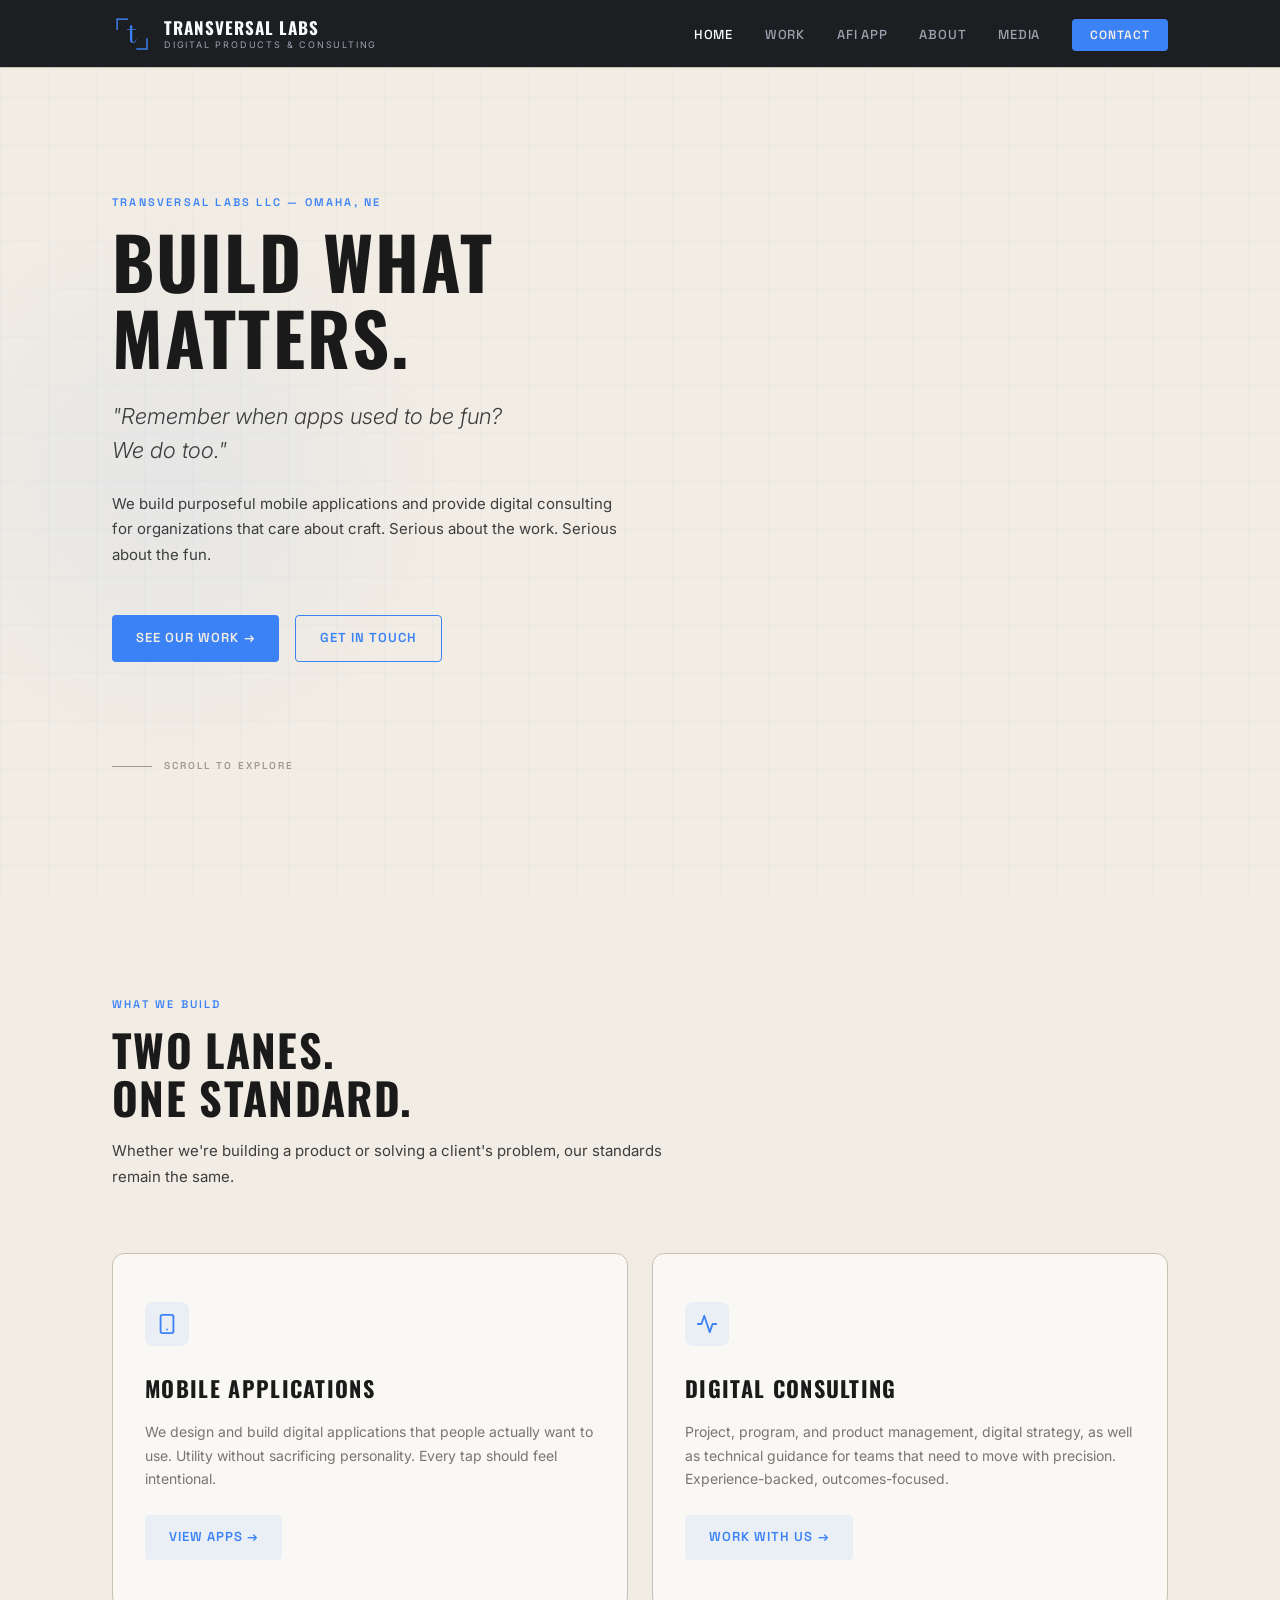
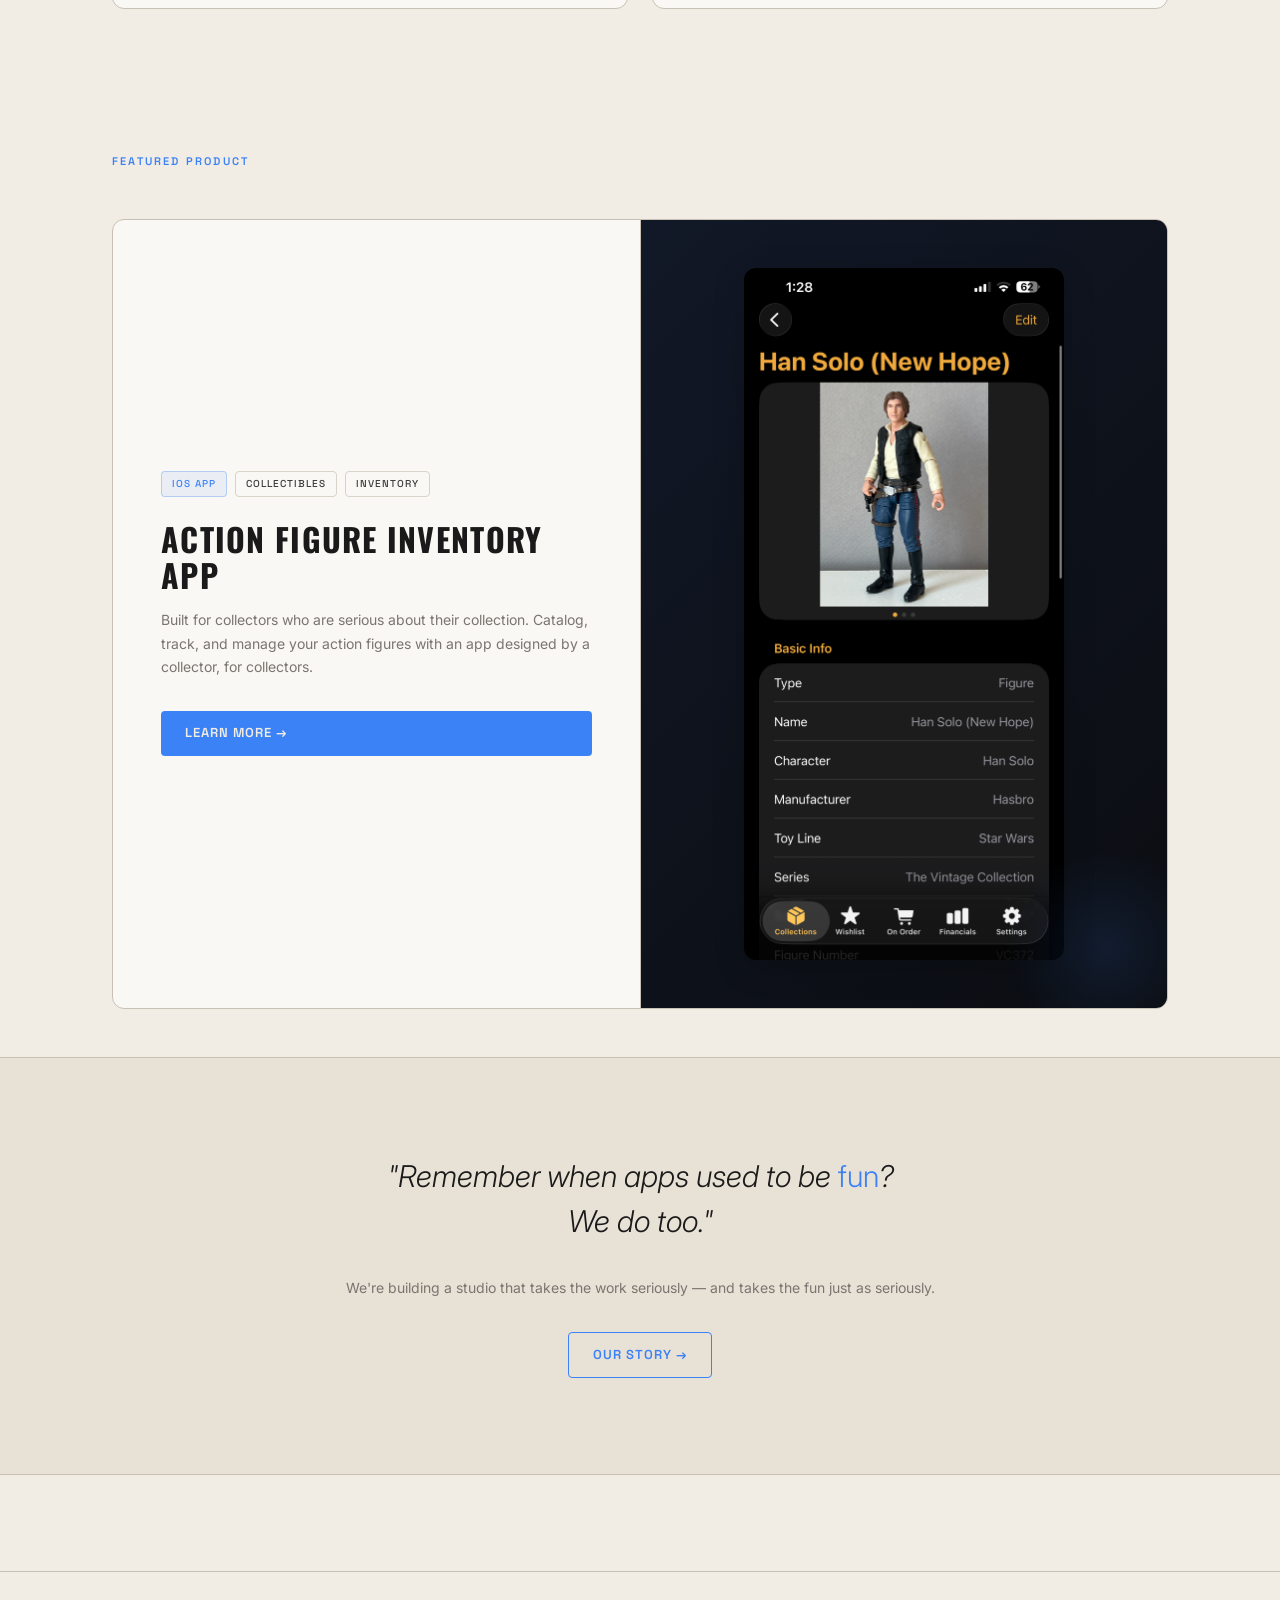
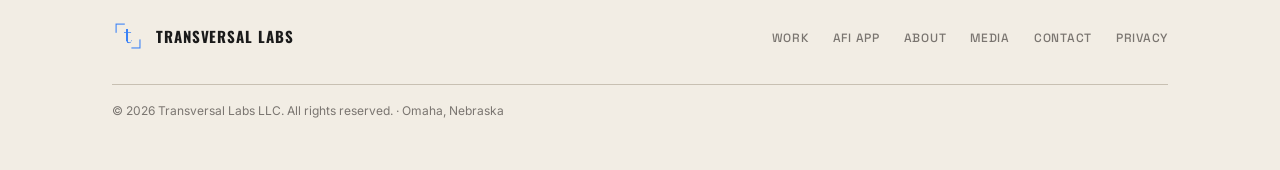
<file: index.html>
<!DOCTYPE html>
<html lang="en">
<head>
  <meta charset="UTF-8" />
  <meta name="viewport" content="width=device-width, initial-scale=1.0" />
  <meta name="description" content="Transversal Labs — Mobile apps and digital consulting. Remember when apps used to be fun? We do too." />
  <title>Transversal Labs — Digital Products &amp; Consulting</title>
  <link rel="stylesheet" href="styles.css" />
  <style>
    /* ── Page-specific styles ── */

    /* Hero */
    .hero {
      min-height: 100vh;
      display: flex;
      align-items: center;
      padding-top: var(--nav-height);
      position: relative;
      overflow: hidden;
    }

    /* Subtle grid background */
    .hero::before {
      content: '';
      position: absolute;
      inset: 0;
      background-image:
        linear-gradient(rgba(59,130,246,0.04) 1px, transparent 1px),
        linear-gradient(90deg, rgba(59,130,246,0.04) 1px, transparent 1px);
      background-size: 48px 48px;
      pointer-events: none;
    }

    /* Blue glow behind hero text */
    .hero::after {
      content: '';
      position: absolute;
      top: 20%;
      left: -10%;
      width: 600px;
      height: 600px;
      background: radial-gradient(circle, rgba(59,130,246,0.07) 0%, transparent 70%);
      pointer-events: none;
    }

    .hero__inner {
      position: relative;
      z-index: 1;
      padding: var(--space-9) 0;
    }

    .hero__tagline {
      font-family: var(--font-body);
      font-size: clamp(17px, 2.2vw, 22px);
      font-style: italic;
      font-weight: 300;
      color: var(--color-text-secondary);
      line-height: 1.55;
      margin-top: var(--space-5);
      max-width: 600px;
    }

    .hero__body {
      max-width: 520px;
      margin-top: var(--space-5);
    }

    .hero__actions {
      display: flex;
      gap: var(--space-4);
      margin-top: var(--space-7);
      flex-wrap: wrap;
    }

    .hero__scroll {
      display: flex;
      align-items: center;
      gap: var(--space-3);
      margin-top: var(--space-9);
      font-family: var(--font-ui);
      font-size: 10px;
      font-weight: 600;
      letter-spacing: 0.2em;
      text-transform: uppercase;
      color: var(--color-text-faint);
    }

    .hero__scroll-line {
      width: 40px;
      height: 1px;
      background: var(--color-text-faint);
    }

    /* What we build */
    .lanes {
      display: grid;
      grid-template-columns: 1fr 1fr;
      gap: var(--space-5);
      margin-top: var(--space-7);
    }

    .lane {
      background: var(--color-bg-card);
      border: 1px solid var(--color-border);
      border-radius: var(--radius-lg);
      padding: var(--space-7) var(--space-6);
      transition: border-color var(--transition), transform var(--transition);
    }

    .lane:hover {
      border-color: rgba(59,130,246,0.3);
      transform: translateY(-3px);
    }

    .lane__icon {
      width: 44px;
      height: 44px;
      background: var(--color-accent-ghost);
      border-radius: var(--radius-md);
      display: flex;
      align-items: center;
      justify-content: center;
      margin-bottom: var(--space-5);
    }

    .lane__title {
      font-family: var(--font-display);
      font-size: 22px;
      font-weight: 700;
      letter-spacing: 0.06em;
      text-transform: uppercase;
      color: var(--color-text-primary);
      margin-bottom: var(--space-3);
    }

    .lane__body {
      font-size: 14px;
      color: var(--color-text-muted);
      line-height: 1.7;
      margin-bottom: var(--space-5);
    }

    /* Featured app */
    .app-feature {
      background: var(--color-bg-card);
      border: 1px solid var(--color-border);
      border-radius: var(--radius-lg);
      overflow: hidden;
      display: grid;
      grid-template-columns: 1fr 1fr;
      margin-top: var(--space-7);
    }

    .app-feature__content {
      padding: var(--space-8) var(--space-7);
      display: flex;
      flex-direction: column;
      justify-content: center;
    }

    .app-feature__visual {
      background: linear-gradient(135deg, #111827 0%, #0B0D11 100%);
      border-left: 1px solid var(--color-border);
      display: flex;
      align-items: center;
      justify-content: center;
      padding: var(--space-7);
      min-height: 360px;
      position: relative;
      overflow: hidden;
    }

    /* Placeholder phone mockup */
    .phone-mock {
      width: 160px;
      height: 280px;
      background: #1A1E28;
      border-radius: 24px;
      border: 2px solid var(--color-border-light);
      position: relative;
      display: flex;
      flex-direction: column;
      overflow: hidden;
      box-shadow: 0 32px 64px rgba(0,0,0,0.5), 0 0 0 1px rgba(255,255,255,0.04);
    }

    .phone-mock__notch {
      width: 60px;
      height: 6px;
      background: var(--color-border-light);
      border-radius: 3px;
      margin: 12px auto 0;
    }

    .phone-mock__screen {
      flex: 1;
      padding: 14px 12px;
      display: flex;
      flex-direction: column;
      gap: 8px;
    }

    .phone-mock__bar {
      height: 8px;
      background: var(--color-border-light);
      border-radius: 4px;
    }

    .phone-mock__bar--short { width: 60%; }
    .phone-mock__bar--accent { background: rgba(59,130,246,0.4); width: 80%; }

    .phone-mock__card {
      background: var(--color-border);
      border-radius: 8px;
      height: 48px;
      margin-top: 4px;
      display: flex;
      align-items: center;
      padding: 0 10px;
      gap: 8px;
    }

    .phone-mock__dot {
      width: 24px;
      height: 24px;
      border-radius: 6px;
      background: var(--color-accent-ghost);
      flex-shrink: 0;
    }

    .phone-mock__lines {
      display: flex;
      flex-direction: column;
      gap: 4px;
      flex: 1;
    }

    .phone-mock__line {
      height: 5px;
      background: var(--color-border-light);
      border-radius: 3px;
    }

    .phone-mock__line--short { width: 60%; }

    .app-feature__visual::before {
      content: '';
      position: absolute;
      bottom: -40px;
      right: -40px;
      width: 200px;
      height: 200px;
      background: radial-gradient(circle, rgba(59,130,246,0.12) 0%, transparent 70%);
    }

    .app-feature__tags {
      display: flex;
      gap: var(--space-2);
      flex-wrap: wrap;
      margin-bottom: var(--space-5);
    }

    .app-feature__title {
      font-family: var(--font-display);
      font-size: clamp(22px, 3vw, 32px);
      font-weight: 700;
      letter-spacing: 0.04em;
      text-transform: uppercase;
      color: var(--color-text-primary);
      line-height: 1.1;
      margin-bottom: var(--space-4);
    }

    .app-feature__body {
      font-size: 14px;
      color: var(--color-text-muted);
      line-height: 1.7;
      margin-bottom: var(--space-6);
    }

    /* Philosophy / CTA band */
    .band {
      background: var(--color-bg-secondary);
      border-top: 1px solid var(--color-border);
      border-bottom: 1px solid var(--color-border);
      padding: var(--space-9) 0;
      text-align: center;
    }

    .band__quote {
      font-family: var(--font-body);
      font-size: clamp(20px, 3vw, 30px);
      font-style: italic;
      font-weight: 300;
      color: var(--color-text-primary);
      line-height: 1.5;
      max-width: 700px;
      margin: 0 auto var(--space-6);
    }

    .band__quote em {
      color: var(--color-accent);
      font-style: normal;
    }

    @media (max-width: 768px) {
      .lanes { grid-template-columns: 1fr; }
      .app-feature { grid-template-columns: 1fr; }
      .app-feature__visual { min-height: 220px; }
      .hero__actions { flex-direction: column; }
    }
  </style>
</head>
<body>

  <!-- ── Navigation ── -->
  <nav class="nav">
    <div class="nav__inner">
      <a href="index.html" class="nav__logo">
        <img src="images/TL-logo-transparent.png" alt="Transversal Labs" class="nav__logo-img" />
        <div class="nav__logo-text">
          <span class="nav__logo-name">Transversal Labs</span>
          <span class="nav__logo-sub">Digital Products &amp; Consulting</span>
        </div>
      </a>

      <ul class="nav__links" id="nav-links">
        <li><a href="index.html" class="nav__link active">Home</a></li>
        <li><a href="work.html" class="nav__link">Work</a></li>
        <li><a href="afi.html" class="nav__link">AFI App</a></li>
        <li><a href="about.html" class="nav__link">About</a></li>
        <li><a href="media.html" class="nav__link">Media</a></li>
        <li><a href="contact.html" class="nav__link nav__cta">Contact</a></li>
      </ul>

      <button class="nav__toggle" id="nav-toggle" aria-label="Toggle menu">
        <span></span><span></span><span></span>
      </button>
    </div>
  </nav>

  <!-- ── Hero ── -->
  <section class="hero">
    <div class="container">
      <div class="hero__inner">
        <span class="eyebrow">Transversal Labs LLC — Omaha, NE</span>
        <h1>Build What<br>Matters.</h1>
        <p class="hero__tagline">"Remember when apps used to be fun?<br>We do too."</p>
        <p class="hero__body">We build purposeful mobile applications and provide digital consulting for organizations that care about craft. Serious about the work. Serious about the fun.</p>
        <div class="hero__actions">
          <a href="work.html" class="btn btn--primary">See Our Work →</a>
          <a href="contact.html" class="btn btn--outline">Get In Touch</a>
        </div>
        <div class="hero__scroll">
          <span class="hero__scroll-line"></span>
          Scroll to explore
        </div>
      </div>
    </div>
  </section>

  <!-- ── What We Build ── -->
  <section class="section">
    <div class="container">
      <div class="section-header">
        <span class="eyebrow">What We Build</span>
        <h2>Two Lanes.<br>One Standard.</h2>
        <p>Whether we're building a product or solving a client's problem, our standards remain the same.</p>
      </div>
      <div class="lanes">
        <div class="lane">
          <div class="lane__icon">
            <svg width="22" height="22" viewBox="0 0 24 24" fill="none" stroke="#3B82F6" stroke-width="2" stroke-linecap="round" stroke-linejoin="round">
              <rect x="5" y="2" width="14" height="20" rx="2" ry="2"/>
              <line x1="12" y1="18" x2="12.01" y2="18"/>
            </svg>
          </div>
          <p class="lane__title">Mobile Applications</p>
          <p class="lane__body">We design and build digital applications that people actually want to use. Utility without sacrificing personality. Every tap should feel intentional.</p>
          <a href="work.html" class="btn btn--ghost">View Apps →</a>
        </div>
        <div class="lane">
          <div class="lane__icon">
            <svg width="22" height="22" viewBox="0 0 24 24" fill="none" stroke="#3B82F6" stroke-width="2" stroke-linecap="round" stroke-linejoin="round">
              <polyline points="22 12 18 12 15 21 9 3 6 12 2 12"/>
            </svg>
          </div>
          <p class="lane__title">Digital Consulting</p>
          <p class="lane__body">Project, program, and product management, digital strategy, as well as technical guidance for teams that need to move with precision. Experience-backed, outcomes-focused.</p>
          <a href="contact.html" class="btn btn--ghost">Work With Us →</a>
        </div>
      </div>
    </div>
  </section>

  <!-- ── Featured App ── -->
  <section class="section--sm">
    <div class="container">
      <span class="eyebrow">Featured Product</span>
      <div class="app-feature">
        <div class="app-feature__content">
          <div class="app-feature__tags">
            <span class="tag tag--accent">iOS App</span>
            <span class="tag">Collectibles</span>
            <span class="tag">Inventory</span>
          </div>
          <h2 class="app-feature__title">Action Figure Inventory App</h2>
          <p class="app-feature__body">Built for collectors who are serious about their collection. Catalog, track, and manage your action figures with an app designed by a collector, for collectors.</p>
          <a href="afi.html" class="btn btn--primary">Learn More →</a>
        </div>
        <div class="app-feature__visual">
          <img
            src="images/Solo_Home_index.png"
            alt="Action Figure Inventory app — figure detail screen"
            style="
              width: 100%;
              max-width: 320px;
              border-radius: var(--radius-lg);
              display: block;
              margin: 0 auto;
              box-shadow: 0 8px 32px rgba(0,0,0,0.18);
            "
          />
        </div>
              </div>
            </div>
          </div>
        </div>
      </div>
    </div>
  </section>

  <!-- ── Philosophy Band ── -->
  <section class="band">
    <div class="container">
      <p class="band__quote">"Remember when apps used to be <em>fun</em>?<br>We do too."</p>
      <p style="color: var(--color-text-muted); font-size: 14px; margin-bottom: var(--space-6);">We're building a studio that takes the work seriously — and takes the fun just as seriously.</p>
      <a href="about.html" class="btn btn--outline">Our Story →</a>
    </div>
  </section>

  <!-- ── Footer ── -->
  <footer class="footer">
    <div class="container">
      <div class="footer__inner">
        <div class="footer__logo">
          <img src="images/TL-logo-transparent.png" alt="Transversal Labs" style="width:32px; height:32px;" />
          <span class="footer__name">Transversal Labs</span>
        </div>
        <ul class="footer__links">
          <li><a href="work.html" class="footer__link">Work</a></li>
          <li><a href="afi.html" class="footer__link">AFI App</a></li>
          <li><a href="about.html" class="footer__link">About</a></li>
          <li><a href="media.html" class="footer__link">Media</a></li>
          <li><a href="contact.html" class="footer__link">Contact</a></li>
          <li><a href="privacy.html" Class="footer__link">Privacy</a></li>
        </ul>
        <p class="footer__copy">© 2026 Transversal Labs LLC. All rights reserved. · Omaha, Nebraska</p>
      </div>
    </div>
  </footer>

  <script>
    // Mobile nav toggle
    const toggle = document.getElementById('nav-toggle');
    const links  = document.getElementById('nav-links');
    toggle.addEventListener('click', () => links.classList.toggle('open'));
  </script>

</body>
</html>
</file>
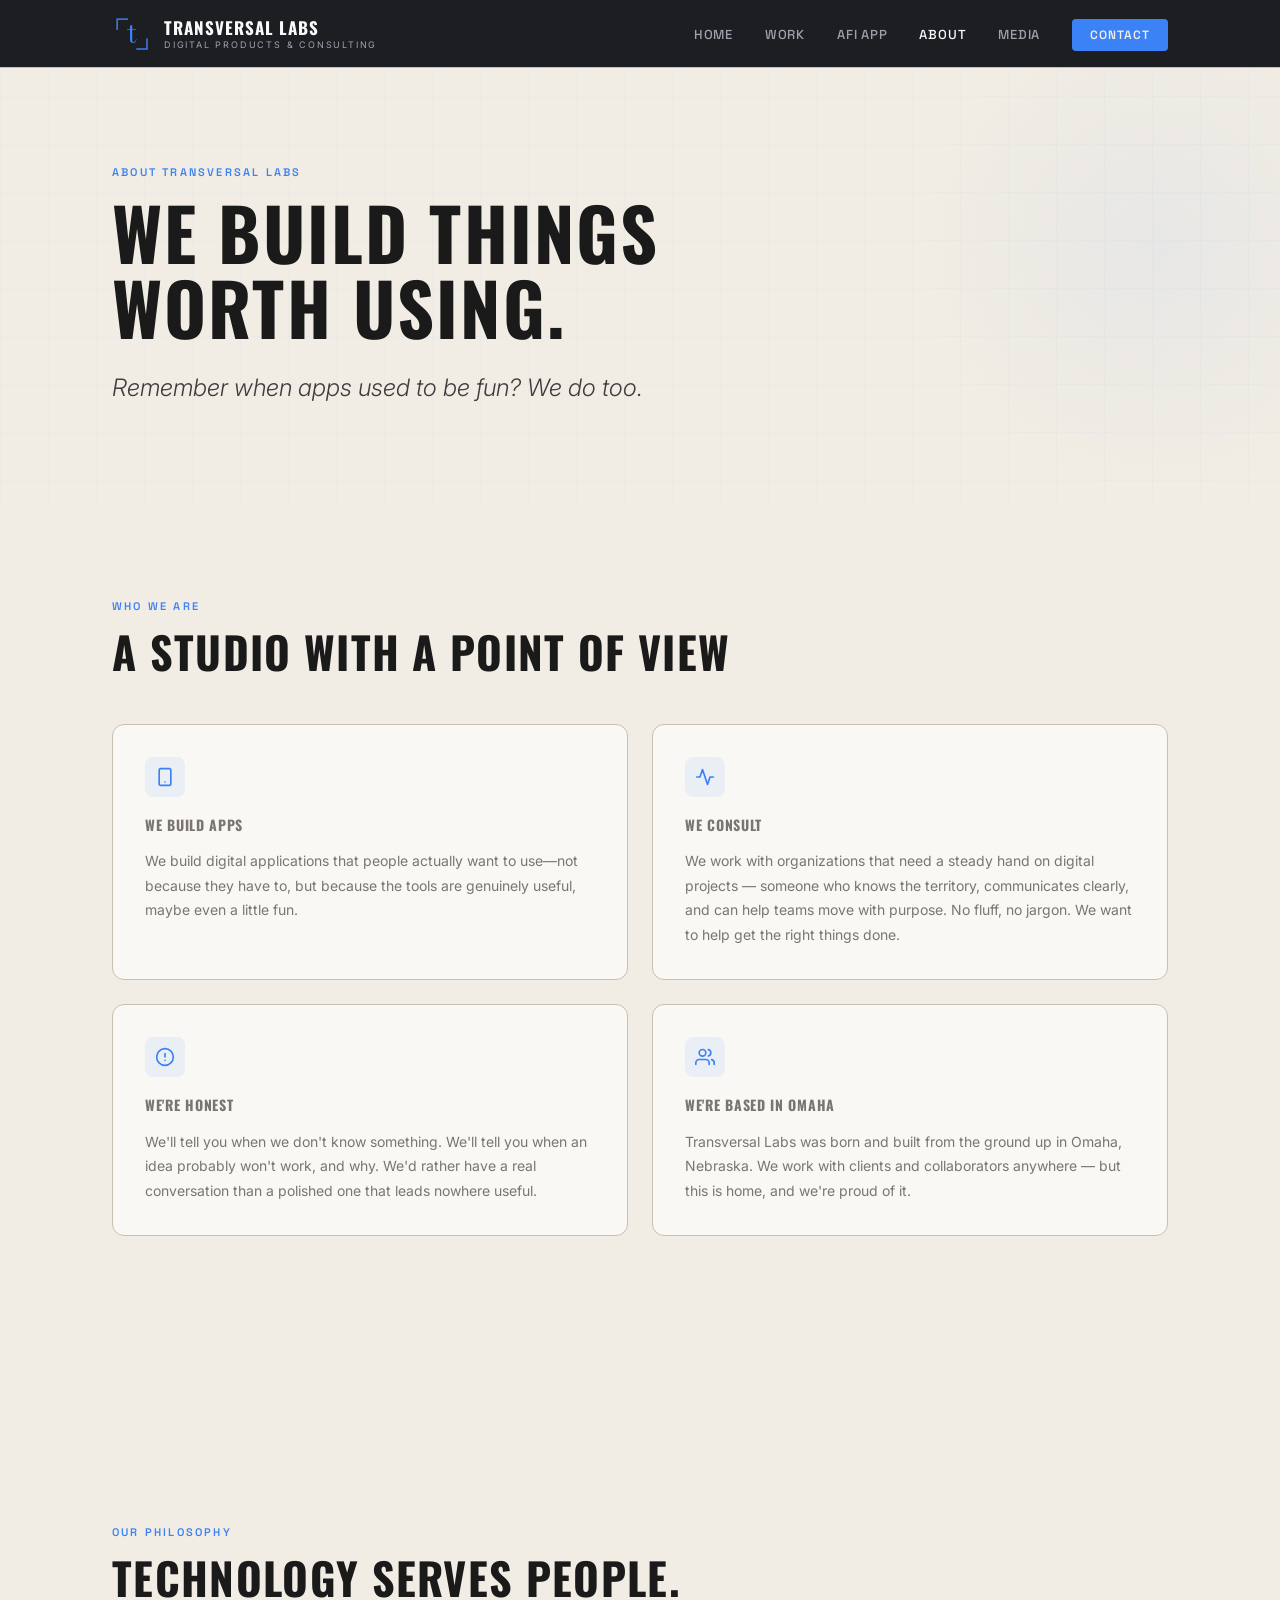
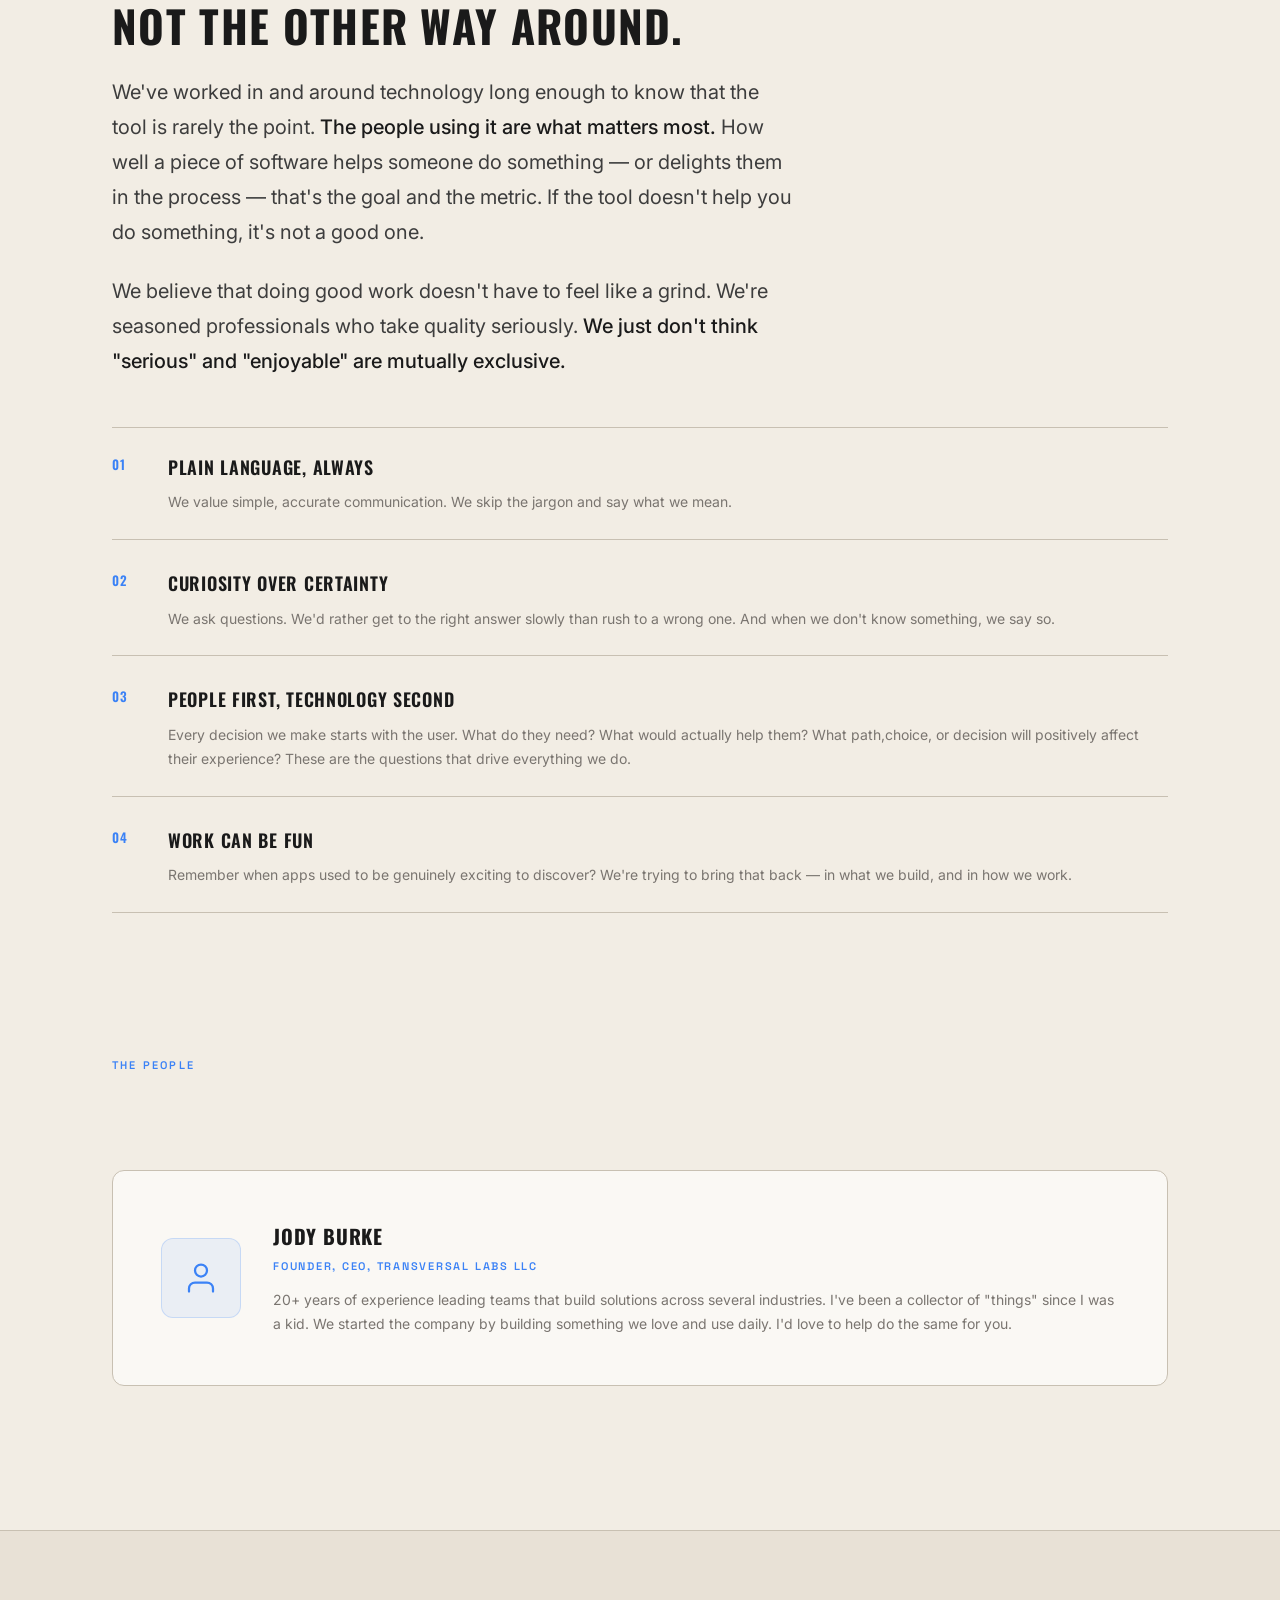
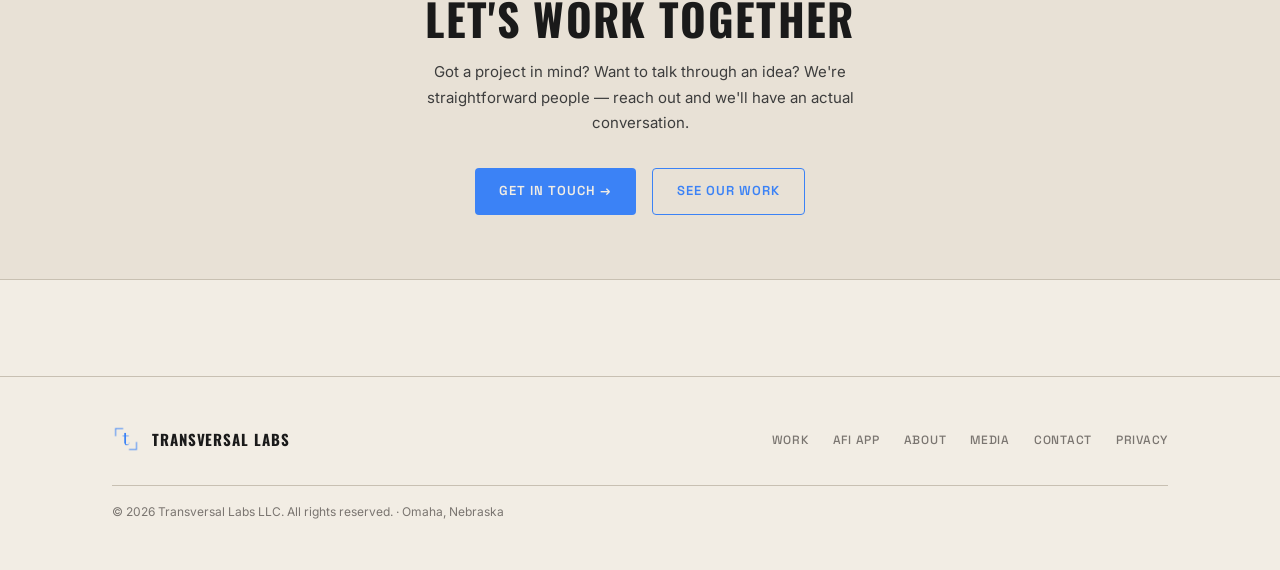
<file: about.html>
<!DOCTYPE html>
<html lang="en">
<head>
  <meta charset="UTF-8" />
  <meta name="viewport" content="width=device-width, initial-scale=1.0" />
  <meta name="description" content="About Transversal Labs — a digital products and consulting studio based in Omaha, Nebraska." />
  <title>Transversal Labs — About</title>
  <link rel="stylesheet" href="styles.css" />
  <style>

    /* ── Page hero ── */
    .page-hero {
      padding-top: calc(var(--nav-height) + var(--space-9));
      padding-bottom: var(--space-9);
      position: relative;
      overflow: hidden;
    }

    .page-hero::before {
      content: '';
      position: absolute;
      inset: 0;
      background-image:
        linear-gradient(rgba(59,130,246,0.03) 1px, transparent 1px),
        linear-gradient(90deg, rgba(59,130,246,0.03) 1px, transparent 1px);
      background-size: 48px 48px;
      pointer-events: none;
    }

    .page-hero::after {
      content: '';
      position: absolute;
      top: 0;
      right: -10%;
      width: 500px;
      height: 500px;
      background: radial-gradient(circle, rgba(59,130,246,0.06) 0%, transparent 70%);
      pointer-events: none;
    }

    .page-hero__inner {
      position: relative;
      z-index: 1;
      max-width: 720px;
    }

    .page-hero__tagline {
      font-family: var(--font-body);
      font-size: clamp(18px, 2.5vw, 24px);
      font-style: italic;
      font-weight: 300;
      color: var(--color-text-secondary);
      line-height: 1.55;
      margin-top: var(--space-5);
    }

    /* ── Content sections ── */
    .about-grid {
      display: grid;
      grid-template-columns: 1fr 1fr;
      gap: var(--space-5);
      margin-top: var(--space-7);
    }

    .about-block {
      background: var(--color-bg-card);
      border: 1px solid var(--color-border);
      border-radius: var(--radius-lg);
      padding: var(--space-6);
    }

    .about-block__icon {
      width: 40px;
      height: 40px;
      background: var(--color-accent-ghost);
      border-radius: var(--radius-md);
      display: flex;
      align-items: center;
      justify-content: center;
      margin-bottom: var(--space-4);
    }

    .about-block__title {
      font-family: var(--font-display);
      font-size: 18px;
      font-weight: 700;
      letter-spacing: 0.05em;
      text-transform: uppercase;
      color: var(--color-text-primary);
      margin-bottom: var(--space-3);
    }

    .about-block p {
      font-size: 14px;
      line-height: 1.75;
      color: var(--color-text-muted);
    }

    /* ── Philosophy section ── */
    .philosophy {
      margin-top: var(--space-9);
    }

    .philosophy__lead {
      font-size: clamp(16px, 2vw, 20px);
      line-height: 1.75;
      color: var(--color-text-secondary);
      max-width: 680px;
      margin-top: var(--space-5);
    }

    .philosophy__lead strong {
      color: var(--color-text-primary);
      font-weight: 500;
    }

    /* ── Values list ── */
    .values {
      margin-top: var(--space-7);
      display: flex;
      flex-direction: column;
      gap: var(--space-1);
    }

    .value-row {
      display: flex;
      align-items: flex-start;
      gap: var(--space-5);
      padding: var(--space-5) 0;
      border-bottom: 1px solid var(--color-border);
    }

    .value-row:first-child {
      border-top: 1px solid var(--color-border);
    }

    .value-number {
      font-family: var(--font-display);
      font-size: 13px;
      font-weight: 600;
      letter-spacing: 0.1em;
      color: var(--color-accent);
      width: 32px;
      flex-shrink: 0;
      padding-top: 2px;
    }

    .value-content { flex: 1; }

    .value-title {
      font-family: var(--font-display);
      font-size: 18px;
      font-weight: 600;
      letter-spacing: 0.04em;
      text-transform: uppercase;
      color: var(--color-text-primary);
      margin-bottom: var(--space-2);
    }

    .value-body {
      font-size: 14px;
      color: var(--color-text-muted);
      line-height: 1.75;
    }

    /* ── Founder strip ── */
    .founder {
      margin-top: var(--space-9);
      background: var(--color-bg-card);
      border: 1px solid var(--color-border);
      border-radius: var(--radius-lg);
      padding: var(--space-7) var(--space-7);
      display: grid;
      grid-template-columns: auto 1fr;
      gap: var(--space-6);
      align-items: center;
    }

    .founder__avatar {
      width: 80px;
      height: 80px;
      border-radius: var(--radius-lg);
      background: var(--color-accent-ghost);
      border: 1px solid rgba(59,130,246,0.2);
      display: flex;
      align-items: center;
      justify-content: center;
      flex-shrink: 0;
    }

    .founder__name {
      font-family: var(--font-display);
      font-size: 20px;
      font-weight: 700;
      letter-spacing: 0.04em;
      text-transform: uppercase;
      color: var(--color-text-primary);
      margin-bottom: var(--space-1);
    }

    .founder__role {
      font-family: var(--font-ui);
      font-size: 11px;
      font-weight: 600;
      letter-spacing: 0.16em;
      text-transform: uppercase;
      color: var(--color-accent);
      margin-bottom: var(--space-3);
    }

    .founder__bio {
      font-size: 14px;
      color: var(--color-text-muted);
      line-height: 1.75;
    }

    /* ── CTA band ── */
    .about-cta {
      margin-top: var(--space-9);
      background: var(--color-bg-secondary);
      border-top: 1px solid var(--color-border);
      border-bottom: 1px solid var(--color-border);
      padding: var(--space-8) 0;
      text-align: center;
    }

    .about-cta h2 {
      margin-bottom: var(--space-4);
    }

    .about-cta p {
      max-width: 480px;
      margin: 0 auto var(--space-6);
      font-size: 15px;
    }

    .about-cta__actions {
      display: flex;
      gap: var(--space-4);
      justify-content: center;
      flex-wrap: wrap;
    }

    @media (max-width: 768px) {
      .about-grid { grid-template-columns: 1fr; }
      .founder { grid-template-columns: 1fr; text-align: center; }
      .founder__avatar { margin: 0 auto; }
      .value-row { flex-direction: column; gap: var(--space-2); }
    }
  </style>
</head>
<body>

  <!-- ── Navigation ── -->
  <nav class="nav">
    <div class="nav__inner">
      <a href="index.html" class="nav__logo">
        <img src="images/TL-logo-transparent.png" alt="Transversal Labs" class="nav__logo-img" />
        <div class="nav__logo-text">
          <span class="nav__logo-name">Transversal Labs</span>
          <span class="nav__logo-sub">Digital Products &amp; Consulting</span>
        </div>
      </a>
      <ul class="nav__links" id="nav-links">
        <li><a href="index.html" class="nav__link">Home</a></li>
        <li><a href="work.html" class="nav__link">Work</a></li>
        <li><a href="afi.html" class="nav__link">AFI App</a></li>
        <li><a href="about.html" class="nav__link active">About</a></li>
        <li><a href="media.html" class="nav__link">Media</a></li>
        <li><a href="contact.html" class="nav__link nav__cta">Contact</a></li>
      </ul>
      <button class="nav__toggle" id="nav-toggle" aria-label="Toggle menu">
        <span></span><span></span><span></span>
      </button>
    </div>
  </nav>

  <!-- ── Page Hero ── -->
  <div class="page-hero">
    <div class="container">
      <div class="page-hero__inner">
        <span class="eyebrow">About Transversal Labs</span>
        <h1>We Build Things<br>Worth Using.</h1>
        <p class="page-hero__tagline">Remember when apps used to be fun? We do too.</p>
      </div>
    </div>
  </div>

  <!-- ── Who We Are ── -->
  <section class="section">
    <div class="container">
      <span class="eyebrow">Who We Are</span>
      <h2>A Studio With a Point of View</h2>
      <div class="about-grid">
        <div class="about-block">
          <div class="about-block__icon">
            <svg width="20" height="20" viewBox="0 0 24 24" fill="none" stroke="#3B82F6" stroke-width="2" stroke-linecap="round" stroke-linejoin="round">
              <rect x="5" y="2" width="14" height="20" rx="2"/>
              <line x1="12" y1="18" x2="12.01" y2="18"/>
            </svg>
          </div>
          <p class="about-block__title">We Build Apps</p>
          <p>We build digital applications that people actually want to use—not because they have to, but because the tools are genuinely useful, maybe even a little fun.</p>
        </div>
        <div class="about-block">
          <div class="about-block__icon">
            <svg width="20" height="20" viewBox="0 0 24 24" fill="none" stroke="#3B82F6" stroke-width="2" stroke-linecap="round" stroke-linejoin="round">
              <polyline points="22 12 18 12 15 21 9 3 6 12 2 12"/>
            </svg>
          </div>
          <p class="about-block__title">We Consult</p>
          <p>We work with organizations that need a steady hand on digital projects — someone who knows the territory, communicates clearly, and can help teams move with purpose. No fluff, no jargon. We want to help get the right things done.</p>
        </div>
        <div class="about-block">
          <div class="about-block__icon">
            <svg width="20" height="20" viewBox="0 0 24 24" fill="none" stroke="#3B82F6" stroke-width="2" stroke-linecap="round" stroke-linejoin="round">
              <circle cx="12" cy="12" r="10"/>
              <line x1="12" y1="8" x2="12" y2="12"/>
              <line x1="12" y1="16" x2="12.01" y2="16"/>
            </svg>
          </div>
          <p class="about-block__title">We're Honest</p>
          <p>We'll tell you when we don't know something. We'll tell you when an idea probably won't work, and why. We'd rather have a real conversation than a polished one that leads nowhere useful.</p>
        </div>
        <div class="about-block">
          <div class="about-block__icon">
            <svg width="20" height="20" viewBox="0 0 24 24" fill="none" stroke="#3B82F6" stroke-width="2" stroke-linecap="round" stroke-linejoin="round">
              <path d="M17 21v-2a4 4 0 0 0-4-4H5a4 4 0 0 0-4 4v2"/>
              <circle cx="9" cy="7" r="4"/>
              <path d="M23 21v-2a4 4 0 0 0-3-3.87"/>
              <path d="M16 3.13a4 4 0 0 1 0 7.75"/>
            </svg>
          </div>
          <p class="about-block__title">We're Based in Omaha</p>
          <p>Transversal Labs was born and built from the ground up in Omaha, Nebraska. We work with clients and collaborators anywhere — but this is home, and we're proud of it.</p>
        </div>
      </div>
    </div>
  </section>

  <!-- ── Philosophy ── -->
  <section class="section philosophy">
    <div class="container">
      <span class="eyebrow">Our Philosophy</span>
      <h2>Technology Serves People.<br>Not the Other Way Around.</h2>
      <p class="philosophy__lead">
        We've worked in and around technology long enough to know that the tool is rarely the point. 
        <strong>The people using it are what matters most.</strong> How well a piece of software helps someone do something — or delights them in the process — that's the goal and the metric. If the tool doesn't help you do something, it's not a good one.
      </p>
      <p class="philosophy__lead" style="margin-top: var(--space-5);">
        We believe that doing good work doesn't have to feel like a grind. We're seasoned professionals who take quality seriously.
        <strong>We just don't think "serious" and "enjoyable" are mutually exclusive.</strong>
      </p>

      <div class="values">
        <div class="value-row">
          <span class="value-number">01</span>
          <div class="value-content">
            <p class="value-title">Plain Language, Always</p>
            <p class="value-body">We value simple, accurate communication. We skip the jargon and say what we mean.</p>
          </div>
        </div>
        <div class="value-row">
          <span class="value-number">02</span>
          <div class="value-content">
            <p class="value-title">Curiosity Over Certainty</p>
            <p class="value-body">We ask questions. We'd rather get to the right answer slowly than rush to a wrong one. And when we don't know something, we say so.</p>
          </div>
        </div>
        <div class="value-row">
          <span class="value-number">03</span>
          <div class="value-content">
            <p class="value-title">People First, Technology Second</p>
            <p class="value-body">Every decision we make starts with the user. What do they need? What would actually help them? What path,choice, or decision will positively affect their experience? These are the questions that drive everything we do.</p>
          </div>
        </div>
        <div class="value-row">
          <span class="value-number">04</span>
          <div class="value-content">
            <p class="value-title">Work Can Be Fun</p>
            <p class="value-body">Remember when apps used to be genuinely exciting to discover? We're trying to bring that back — in what we build, and in how we work.</p>
          </div>
        </div>
      </div>
    </div>
  </section>

  <!-- ── Founder ── -->
  <section class="section--sm">
    <div class="container">
      <span class="eyebrow">The People</span>
      <div class="founder">
        <div class="founder__avatar">
          <!-- Placeholder avatar — replace with photo -->
          <svg width="36" height="36" viewBox="0 0 24 24" fill="none" stroke="#3B82F6" stroke-width="1.5" stroke-linecap="round" stroke-linejoin="round">
            <path d="M20 21v-2a4 4 0 0 0-4-4H8a4 4 0 0 0-4 4v2"/>
            <circle cx="12" cy="7" r="4"/>
          </svg>
        </div>
        <div class="founder__text">
          <p class="founder__name">Jody Burke</p>
          <p class="founder__role">Founder, CEO, Transversal Labs LLC</p>
          <p class="founder__bio">20+ years of experience leading teams that build solutions across several industries. I've been a collector of "things" since I was a kid. We started the company by building something we love and use daily. I'd love to help do the same for you.</p>
        </div>
      </div>
    </div>
  </section>

  <!-- ── CTA ── -->
  <div class="about-cta">
    <div class="container">
      <h2>Let's Work Together</h2>
      <p>Got a project in mind? Want to talk through an idea? We're straightforward people — reach out and we'll have an actual conversation.</p>
      <div class="about-cta__actions">
        <a href="contact.html" class="btn btn--primary">Get In Touch →</a>
        <a href="work.html" class="btn btn--outline">See Our Work</a>
      </div>
    </div>
  </div>

  <!-- ── Footer ── -->
  <footer class="footer">
    <div class="container">
      <div class="footer__inner">
        <div class="footer__logo">
          <img src="images/TL-logo-transparent.png" alt="Transversal Labs" style="width:28px; height:28px;" />
          <span class="footer__name">Transversal Labs</span>
        </div>
        <ul class="footer__links">
          <li><a href="work.html" class="footer__link">Work</a></li>
          <li><a href="afi.html" class="footer__link">AFI App</a></li>
          <li><a href="about.html" class="footer__link">About</a></li>
          <li><a href="media.html" class="footer__link">Media</a></li>
          <li><a href="contact.html" class="footer__link">Contact</a></li>
          <li><a href="privacy.html" Class="footer__link">Privacy</a></li>
        </ul>
        <p class="footer__copy">© 2026 Transversal Labs LLC. All rights reserved. · Omaha, Nebraska</p>
      </div>
    </div>
  </footer>

  <script>
    const toggle = document.getElementById('nav-toggle');
    const links  = document.getElementById('nav-links');
    toggle.addEventListener('click', () => links.classList.toggle('open'));
  </script>

</body>
</html>
</file>
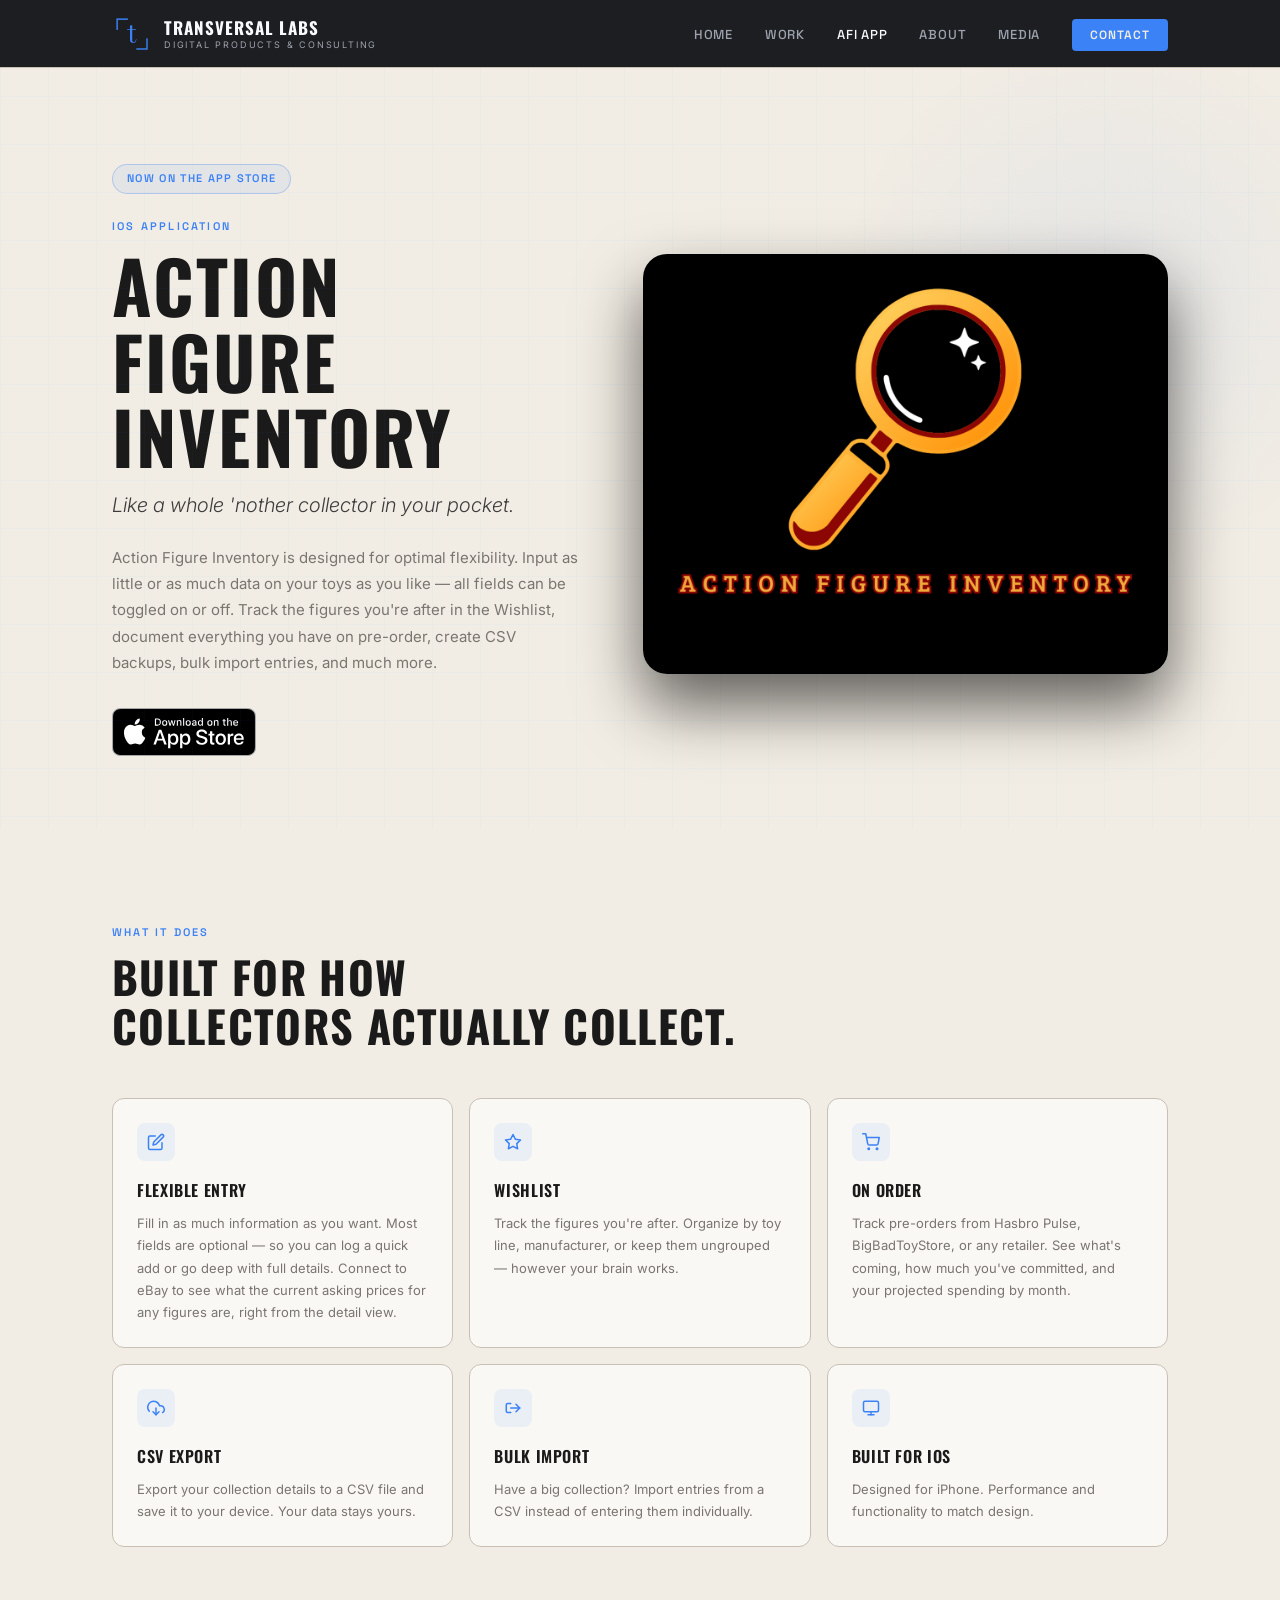
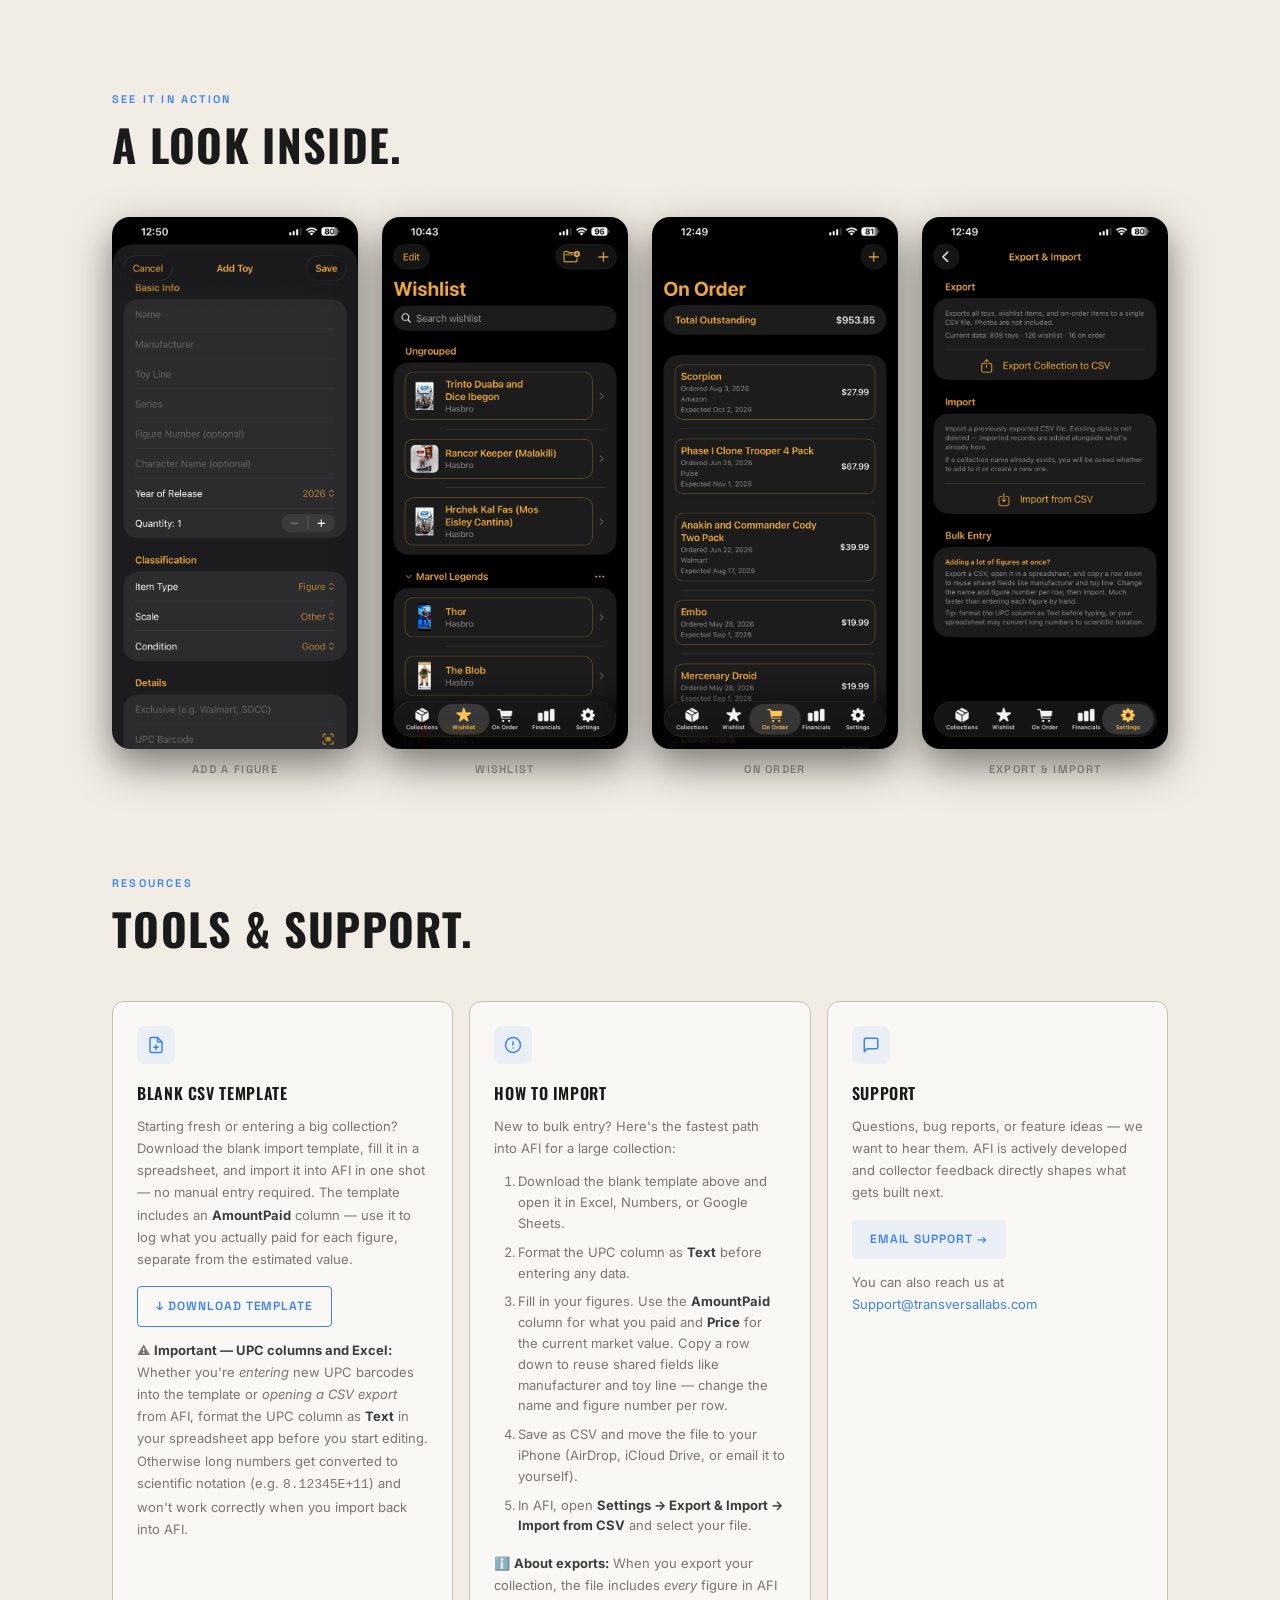
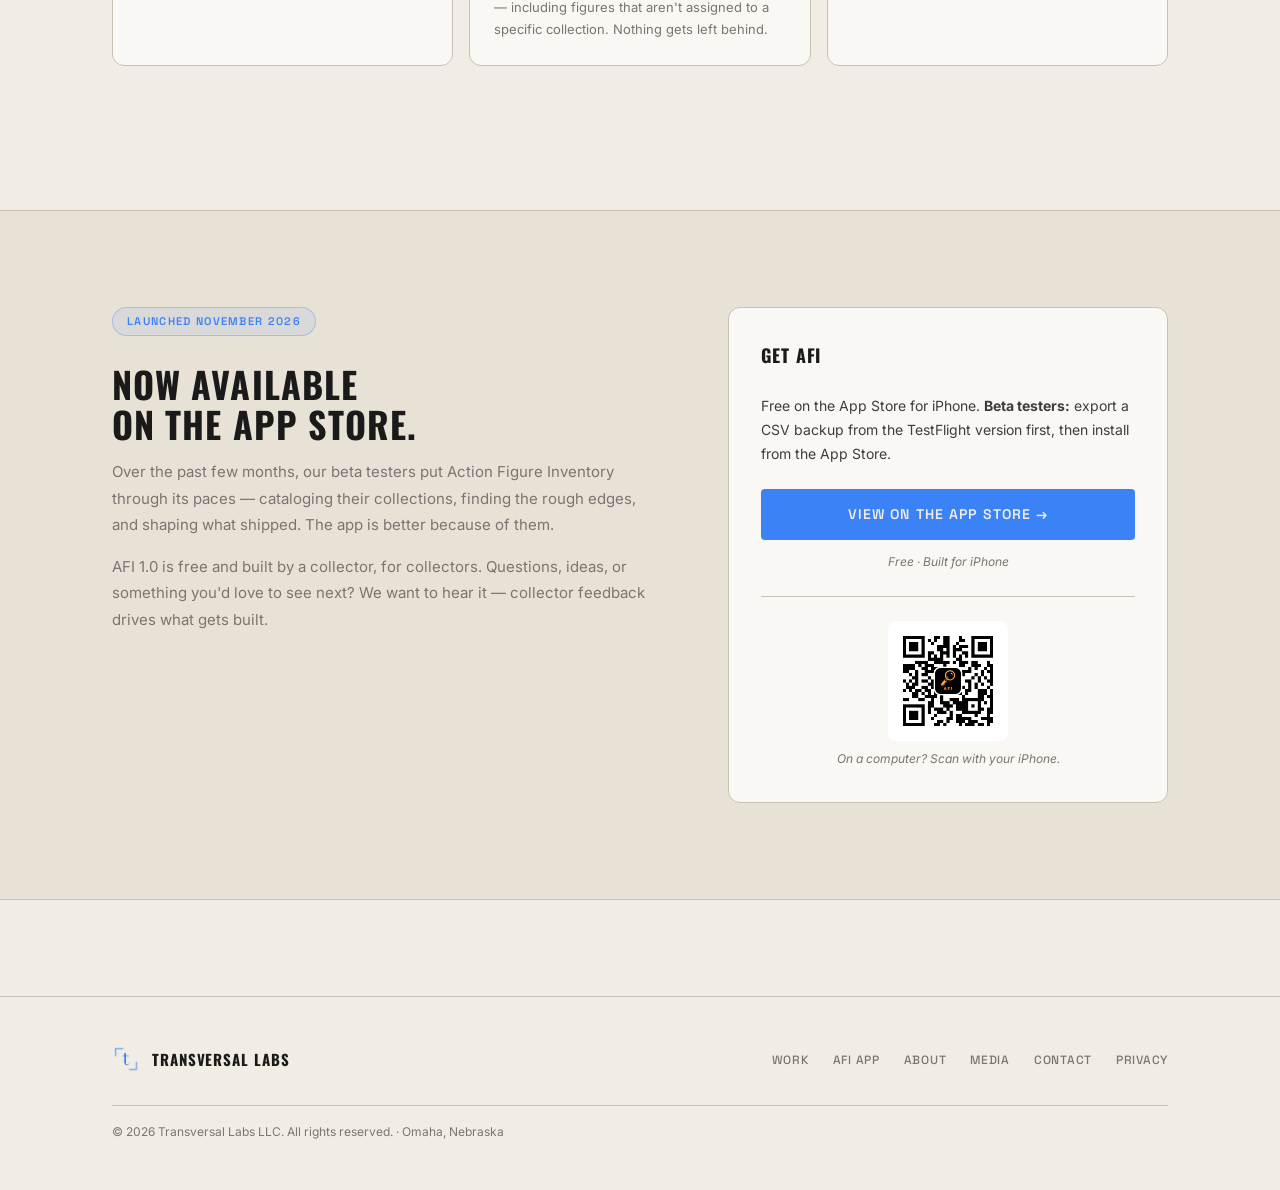
<file: afi.html>
<!DOCTYPE html>
<html lang="en">
<head>
  <meta charset="UTF-8" />
  <meta name="viewport" content="width=device-width, initial-scale=1.0" />
  <!-- Meta description: shown by Google and in link previews (iMessage, Slack, etc.).
       Updated at launch (Nov 2026) — TODO comment removed since it's done.
       Kept under ~160 characters so search results don't truncate it. -->
  <meta name="description" content="Action Figure Inventory — track your collection, wishlist, and pre-orders right in your pocket. Now available on the App Store for iPhone." />
  <title>Transversal Labs — Action Figure Inventory App</title>
  <link rel="stylesheet" href="styles.css" />
  <style>

    /* ── Page hero ── */
    .page-hero {
      padding-top: calc(var(--nav-height) + var(--space-9));
      padding-bottom: var(--space-8);
      position: relative;
      overflow: hidden;
    }

    .page-hero::before {
      content: '';
      position: absolute;
      inset: 0;
      background-image:
        linear-gradient(rgba(59,130,246,0.03) 1px, transparent 1px),
        linear-gradient(90deg, rgba(59,130,246,0.03) 1px, transparent 1px);
      background-size: 48px 48px;
      pointer-events: none;
    }

    .page-hero::after {
      content: '';
      position: absolute;
      top: 0;
      right: -10%;
      width: 600px;
      height: 600px;
      background: radial-gradient(circle, rgba(59,130,246,0.07) 0%, transparent 70%);
      pointer-events: none;
    }

    .page-hero__inner {
      position: relative;
      z-index: 1;
    }

    .hero-layout {
      display: grid;
      grid-template-columns: 1fr auto;
      gap: var(--space-8);
      align-items: center;
    }

    .hero-content { max-width: 580px; }

    /* ── Status badge ──
       Renamed .beta-badge → .status-badge semantically since this is no
       longer about beta — it now reflects whatever launch state we're in.
       Keeping the same visual treatment (accent-colored pill with pulsing
       dot) because it's an established pattern and the visual language of
       "something is in motion" still applies.
       POST-LAUNCH TODO: swap badge text to "Available on the App Store"
       and consider removing the pulsing dot (steady-state, not in motion). */
    .status-badge {
      display: inline-flex;
      align-items: center;
      gap: var(--space-2);
      background: var(--color-accent-ghost);
      border: 1px solid rgba(59,130,246,0.3);
      border-radius: 20px;
      padding: 5px 14px;
      font-family: var(--font-ui);
      font-size: 11px;
      font-weight: 600;
      letter-spacing: 0.12em;
      text-transform: uppercase;
      color: var(--color-accent);
      margin-bottom: var(--space-5);
    }

    .status-badge__dot {
      width: 7px;
      height: 7px;
      border-radius: 50%;
      background: var(--color-accent);
      animation: pulse 2s infinite;
    }

    @keyframes pulse {
      0%, 100% { opacity: 1; }
      50% { opacity: 0.4; }
    }

    .hero-tagline {
      font-family: var(--font-body);
      font-size: clamp(16px, 2vw, 20px);
      font-style: italic;
      font-weight: 300;
      color: var(--color-text-secondary);
      line-height: 1.55;
      margin-top: var(--space-4);
    }

    .hero-body {
      font-size: 15px;
      color: var(--color-text-muted);
      line-height: 1.75;
      margin-top: var(--space-5);
    }

    /* Hero screenshot */
    .hero-screenshot {
      position: relative;
      z-index: 1;
    }

    .hero-screenshot img {
      height: 420px;
      width: auto;
      border-radius: 24px;
      box-shadow: 0 32px 64px rgba(0,0,0,0.6), 0 0 0 1px rgba(255,255,255,0.06);
    }

    /* ── Features ── */
    .features {
      display: grid;
      grid-template-columns: repeat(3, 1fr);
      gap: var(--space-4);
      margin-top: var(--space-7);
    }

    .feature {
      background: var(--color-bg-card);
      border: 1px solid var(--color-border);
      border-radius: var(--radius-lg);
      padding: var(--space-5);
    }

    .feature__icon {
      width: 38px;
      height: 38px;
      background: var(--color-accent-ghost);
      border-radius: var(--radius-md);
      display: flex;
      align-items: center;
      justify-content: center;
      margin-bottom: var(--space-4);
    }

    .feature__title {
      font-family: var(--font-display);
      font-size: 16px;
      font-weight: 600;
      letter-spacing: 0.04em;
      text-transform: uppercase;
      color: var(--color-text-primary);
      margin-bottom: var(--space-2);
    }

    .feature__body {
      font-size: 13px;
      color: var(--color-text-muted);
      line-height: 1.7;
    }

    /* ── Screenshots ── */
    .screenshots {
      display: grid;
      grid-template-columns: repeat(4, 1fr);
      gap: var(--space-5);
      margin-top: var(--space-7);
    }

    .screenshot {
      display: flex;
      flex-direction: column;
      align-items: center;
      gap: var(--space-3);
    }

    .screenshot img {
      width: 100%;
      border-radius: 18px;
      box-shadow: 0 16px 40px rgba(0,0,0,0.5), 0 0 0 1px rgba(255,255,255,0.05);
    }

    .screenshot__label {
      font-family: var(--font-ui);
      font-size: 11px;
      font-weight: 600;
      letter-spacing: 0.12em;
      text-transform: uppercase;
      color: var(--color-text-muted);
      text-align: center;
    }

    /* ── Launch section ──
       Renamed .beta-section → .launch-section semantically. Same visual
       pattern (bordered band, two-column layout) but repurposed from
       "join the beta" to "thanks + coming soon + get notified at launch."
       POST-LAUNCH TODO: this section becomes "Download Now" with the App
       Store button replacing the notification CTA. */
    .launch-section {
      margin-top: var(--space-9);
      background: var(--color-bg-secondary);
      border-top: 1px solid var(--color-border);
      border-bottom: 1px solid var(--color-border);
      padding: var(--space-9) 0;
    }

    .launch-inner {
      display: grid;
      grid-template-columns: 1fr 440px;
      gap: var(--space-8);
      align-items: start;
    }

    .launch-content__title {
      font-family: var(--font-display);
      font-size: clamp(24px, 3vw, 36px);
      font-weight: 700;
      letter-spacing: 0.03em;
      text-transform: uppercase;
      color: var(--color-text-primary);
      line-height: 1.1;
      margin-bottom: var(--space-4);
      margin-top: var(--space-3);
    }

    .launch-content__body {
      font-size: 15px;
      color: var(--color-text-muted);
      line-height: 1.75;
    }

    /* Launch CTA card */
    .launch-card {
      background: var(--color-bg-card);
      border: 1px solid var(--color-border);
      border-radius: var(--radius-lg);
      padding: var(--space-6);
    }

    .launch-card__title {
      font-family: var(--font-display);
      font-size: 18px;
      font-weight: 700;
      letter-spacing: 0.05em;
      text-transform: uppercase;
      color: var(--color-text-primary);
      margin-bottom: var(--space-5);
    }

    .launch-submit {
      width: 100%;
      margin-top: var(--space-2);
      padding: 14px;
      font-size: 14px;
    }

    .launch-note {
      font-size: 12px;
      color: var(--color-text-muted);
      text-align: center;
      margin-top: var(--space-3);
      font-style: italic;
    }

      /* ── Launch QR code ──
         Centered under the App Store button, separated by a thin divider so it
         reads as a secondary option, not a competing CTA.
         Hidden at phone width (580px, matching this page's existing phone
         breakpoint): on a phone the button above is one tap away, and a QR
         code can't be scanned from the same screen it's displayed on. */
      .launch-qr {
        text-align: center;
        margin-top: var(--space-5);
        padding-top: var(--space-5);
        border-top: 1px solid var(--color-border);
      }

      .launch-qr img {
        display: block;          /* removes the small gap browsers add under inline images */
        margin: 0 auto;          /* centers the block-level image */
        background: #fff;        /* QR scanners need contrast; guarantees a light
                                    backing if the artwork has a transparent background */
        padding: 8px;            /* quiet zone: scanners need a clear margin around the code */
        border-radius: var(--radius-md);
      }

      @media (max-width: 580px) {
        .launch-qr { display: none; }
      }
      
    @media (max-width: 900px) {
      .hero-layout { grid-template-columns: 1fr; }
      .hero-screenshot { display: none; }
      .features { grid-template-columns: 1fr 1fr; }
      .screenshots { grid-template-columns: repeat(2, 1fr); }
      .launch-inner { grid-template-columns: 1fr; }
    }

    @media (max-width: 580px) {
      .features { grid-template-columns: 1fr; }
      .screenshots { grid-template-columns: repeat(2, 1fr); }
    }
  </style>
</head>
<body>

  <!-- ── Navigation ── -->
  <nav class="nav">
    <div class="nav__inner">
      <a href="index.html" class="nav__logo">
        <img src="images/TL-logo-transparent.png" alt="Transversal Labs" class="nav__logo-img" />
        <div class="nav__logo-text">
          <span class="nav__logo-name">Transversal Labs</span>
          <span class="nav__logo-sub">Digital Products &amp; Consulting</span>
        </div>
      </a>
      <ul class="nav__links" id="nav-links">
        <li><a href="index.html" class="nav__link">Home</a></li>
        <li><a href="work.html" class="nav__link">Work</a></li>
        <li><a href="afi.html" class="nav__link active">AFI App</a></li>
        <li><a href="about.html" class="nav__link">About</a></li>
        <li><a href="media.html" class="nav__link">Media</a></li>
        <li><a href="contact.html" class="nav__link nav__cta">Contact</a></li>
      </ul>
      <button class="nav__toggle" id="nav-toggle" aria-label="Toggle menu">
        <span></span><span></span><span></span>
      </button>
    </div>
  </nav>

  <!-- ── Hero ──
       Updated at launch (Nov 2026):
         - Status badge now reads "Now on the App Store".
         - Pulsing dot removed: the pulse signaled "something in motion"
           (beta, review). The app is now live and steady-state, so a static
           pill reads as more settled and confident.
         - CTA is Apple's official badge artwork (see note at the button). -->
  <div class="page-hero">
    <div class="container">
      <div class="hero-layout">
        <div class="hero-content">
          <div class="status-badge">
            Now on the App Store
          </div>
          <span class="eyebrow">iOS Application</span>
          <h1>Action Figure<br>Inventory</h1>
          <p class="hero-tagline">Like a whole 'nother collector in your pocket.</p>
          <p class="hero-body">Action Figure Inventory is designed for optimal flexibility. Input as little or as much data on your toys as you like — all fields can be toggled on or off. Track the figures you're after in the Wishlist, document everything you have on pre-order, create CSV backups, bulk import entries, and much more.</p>
          <!-- Hero CTA: Apple's official "Download on the App Store" badge.
               - Artwork must be Apple's unmodified SVG (no recoloring, cropping,
                 or animating) per Apple's marketing guidelines.
               - Short URL format (apps.apple.com/app/id<number>) works in every
                 country and survives any future listing rename.
               - target="_blank" opens the store in a new tab so the visitor keeps
                 our page; rel="noopener" is the standard security pairing for it.
               - display:inline-block lets the link respect margin-top (plain
                 inline links ignore vertical margins). -->
          <a href="https://apps.apple.com/app/id6791011234"
             target="_blank" rel="noopener"
             style="display: inline-block; margin-top: var(--space-6);">
            <img src="images/download-on-the-app-store.svg"
                 alt="Download Action Figure Inventory on the App Store"
                 height="48" />
          </a>
        </div>
        <div class="hero-screenshot">
          <img src="images/FullLogo-7.png" alt="Action Figure Inventory App — figure detail screen" />
        </div>
      </div>
    </div>
  </div>

  <!-- ── Features ── -->
  <section class="section">
    <div class="container">
      <span class="eyebrow">What It Does</span>
      <h2>Built for How<br>Collectors Actually Collect.</h2>

      <div class="features">
        <div class="feature">
          <div class="feature__icon">
            <svg width="18" height="18" viewBox="0 0 24 24" fill="none" stroke="#3B82F6" stroke-width="2" stroke-linecap="round" stroke-linejoin="round">
              <path d="M11 4H4a2 2 0 0 0-2 2v14a2 2 0 0 0 2 2h14a2 2 0 0 0 2-2v-7"/>
              <path d="M18.5 2.5a2.121 2.121 0 0 1 3 3L12 15l-4 1 1-4 9.5-9.5z"/>
            </svg>
          </div>
          <p class="feature__title">Flexible Entry</p>
          <p class="feature__body">Fill in as much information as you want. Most fields are optional — so you can log a quick add or go deep with full details. Connect to eBay to see what the current asking prices for any figures are, right from the detail view.</p>
        </div>
        <div class="feature">
          <div class="feature__icon">
            <svg width="18" height="18" viewBox="0 0 24 24" fill="none" stroke="#3B82F6" stroke-width="2" stroke-linecap="round" stroke-linejoin="round">
              <polygon points="12 2 15.09 8.26 22 9.27 17 14.14 18.18 21.02 12 17.77 5.82 21.02 7 14.14 2 9.27 8.91 8.26 12 2"/>
            </svg>
          </div>
          <p class="feature__title">Wishlist</p>
          <p class="feature__body">Track the figures you're after. Organize by toy line, manufacturer, or keep them ungrouped — however your brain works.</p>
        </div>
        <div class="feature">
          <div class="feature__icon">
            <svg width="18" height="18" viewBox="0 0 24 24" fill="none" stroke="#3B82F6" stroke-width="2" stroke-linecap="round" stroke-linejoin="round">
              <circle cx="9" cy="21" r="1"/><circle cx="20" cy="21" r="1"/>
              <path d="M1 1h4l2.68 13.39a2 2 0 0 0 2 1.61h9.72a2 2 0 0 0 2-1.61L23 6H6"/>
            </svg>
          </div>
          <p class="feature__title">On Order</p>
          <p class="feature__body">Track pre-orders from Hasbro Pulse, BigBadToyStore, or any retailer. See what's coming, how much you've committed, and your projected spending by month.</p>
        </div>
        <div class="feature">
          <div class="feature__icon">
            <svg width="18" height="18" viewBox="0 0 24 24" fill="none" stroke="#3B82F6" stroke-width="2" stroke-linecap="round" stroke-linejoin="round">
              <polyline points="8 17 12 21 16 17"/>
              <line x1="12" y1="12" x2="12" y2="21"/>
              <path d="M20.88 18.09A5 5 0 0 0 18 9h-1.26A8 8 0 1 0 3 16.29"/>
            </svg>
          </div>
          <p class="feature__title">CSV Export</p>
          <p class="feature__body">Export your collection details to a CSV file and save it to your device. Your data stays yours.</p>
        </div>
        <div class="feature">
          <div class="feature__icon">
            <svg width="18" height="18" viewBox="0 0 24 24" fill="none" stroke="#3B82F6" stroke-width="2" stroke-linecap="round" stroke-linejoin="round">
              <polyline points="16 17 21 12 16 7"/>
              <line x1="21" y1="12" x2="9" y2="12"/>
              <path d="M9 18H5a2 2 0 0 1-2-2V8a2 2 0 0 1 2-2h4"/>
            </svg>
          </div>
          <p class="feature__title">Bulk Import</p>
          <p class="feature__body">Have a big collection? Import entries from a CSV instead of entering them individually.</p>
        </div>
        <div class="feature">
          <div class="feature__icon">
            <svg width="18" height="18" viewBox="0 0 24 24" fill="none" stroke="#3B82F6" stroke-width="2" stroke-linecap="round" stroke-linejoin="round">
              <rect x="2" y="3" width="20" height="14" rx="2" ry="2"/>
              <line x1="8" y1="21" x2="16" y2="21"/>
              <line x1="12" y1="17" x2="12" y2="21"/>
            </svg>
          </div>
          <p class="feature__title">Built for iOS</p>
          <p class="feature__body">Designed for iPhone. Performance and functionality to match design.</p>
        </div>
      </div>
    </div>
  </section>

  <!-- ── Screenshots ── -->
  <section class="section--sm">
    <div class="container">
      <span class="eyebrow">See It in Action</span>
      <h2>A Look Inside.</h2>
      <div class="screenshots">
        <div class="screenshot">
          <img src="images/add_toy.png" alt="Add Toy screen" />
          <span class="screenshot__label">Add a Figure</span>
        </div>
        <div class="screenshot">
          <img src="images/wishlist.png" alt="Wishlist screen" />
          <span class="screenshot__label">Wishlist</span>
        </div>
        <div class="screenshot">
          <img src="images/on_order.png" alt="On Order screen" />
          <span class="screenshot__label">On Order</span>
        </div>
        <div class="screenshot">
          <img src="images/impt_expt.png" alt="Export and Import screen" />
          <span class="screenshot__label">Export &amp; Import</span>
        </div>
      </div>
    </div>
  </section>

  <!-- ── Resources ── -->
  <section class="section--sm" id="template">
    <div class="container">
      <span class="eyebrow">Resources</span>
      <h2>Tools &amp; Support.</h2>

      <div class="features" style="margin-top: var(--space-7);">

        <!-- CSV Template ──
             CONSOLIDATED UPC warning: now covers both entering new UPCs AND
             opening exported CSVs (the latter is also an Excel scientific-
             notation trap and was missing from the previous version). -->
        <div class="feature">
          <div class="feature__icon">
            <svg width="18" height="18" viewBox="0 0 24 24" fill="none" stroke="#3B82F6" stroke-width="2" stroke-linecap="round" stroke-linejoin="round">
              <path d="M14 2H6a2 2 0 0 0-2 2v16a2 2 0 0 0 2 2h12a2 2 0 0 0 2-2V8z"/>
              <polyline points="14 2 14 8 20 8"/>
              <line x1="12" y1="18" x2="12" y2="12"/>
              <line x1="9" y1="15" x2="15" y2="15"/>
            </svg>
          </div>
          <p class="feature__title">Blank CSV Template</p>
          <p class="feature__body">Starting fresh or entering a big collection? Download the blank import template, fill it in a spreadsheet, and import it into AFI in one shot — no manual entry required. The template includes an <strong style="color: var(--color-text-secondary);">AmountPaid</strong> column — use it to log what you actually paid for each figure, separate from the estimated value.</p>
          <div style="margin-top: var(--space-4);">
            <a href="downloads/AFI_Collection_Import_Template.csv"
               download="AFI_Collection_Import_Template.csv"
               class="btn btn--outline"
               style="font-size: 12px; padding: 10px 18px;">
              ↓ Download Template
            </a>
          </div>
          <p class="feature__body" style="margin-top: var(--space-3); font-size: 13px;">
            ⚠️ <strong style="color: var(--color-text-secondary);">Important — UPC columns and Excel:</strong> Whether you're <em>entering</em> new UPC barcodes into the template or <em>opening a CSV export</em> from AFI, format the UPC column as <strong style="color: var(--color-text-secondary);">Text</strong> in your spreadsheet app before you start editing. Otherwise long numbers get converted to scientific notation (e.g. <code>8.12345E+11</code>) and won't work correctly when you import back into AFI.
          </p>
        </div>

        <!-- How to Import ──
             Added mention of AmountPaid in step 3 so users know the column
             exists and what it's for. Kept the step list structure. -->
        <div class="feature">
          <div class="feature__icon">
            <svg width="18" height="18" viewBox="0 0 24 24" fill="none" stroke="#3B82F6" stroke-width="2" stroke-linecap="round" stroke-linejoin="round">
              <circle cx="12" cy="12" r="10"/>
              <line x1="12" y1="8" x2="12" y2="12"/>
              <line x1="12" y1="16" x2="12.01" y2="16"/>
            </svg>
          </div>
          <p class="feature__title">How to Import</p>
          <p class="feature__body">New to bulk entry? Here's the fastest path into AFI for a large collection:</p>
          <ol style="margin-top: var(--space-3); padding-left: var(--space-5); display: flex; flex-direction: column; gap: var(--space-2);">
            <li style="font-size: 13px; color: var(--color-text-muted); line-height: 1.6;">Download the blank template above and open it in Excel, Numbers, or Google Sheets.</li>
            <li style="font-size: 13px; color: var(--color-text-muted); line-height: 1.6;">Format the UPC column as <strong style="color: var(--color-text-secondary);">Text</strong> before entering any data.</li>
            <li style="font-size: 13px; color: var(--color-text-muted); line-height: 1.6;">Fill in your figures. Use the <strong style="color: var(--color-text-secondary);">AmountPaid</strong> column for what you paid and <strong style="color: var(--color-text-secondary);">Price</strong> for the current market value. Copy a row down to reuse shared fields like manufacturer and toy line — change the name and figure number per row.</li>
            <li style="font-size: 13px; color: var(--color-text-muted); line-height: 1.6;">Save as CSV and move the file to your iPhone (AirDrop, iCloud Drive, or email it to yourself).</li>
            <li style="font-size: 13px; color: var(--color-text-muted); line-height: 1.6;">In AFI, open <strong style="color: var(--color-text-secondary);">Settings → Export &amp; Import → Import from CSV</strong> and select your file.</li>
          </ol>
          <!-- "Export includes unassigned items" note ──
               Placed here (under How to Import) so it's near the Export &
               Import context. Flagged visually with a small heading-style
               line to make it scannable. -->
          <p class="feature__body" style="margin-top: var(--space-4); font-size: 13px;">
            ℹ️ <strong style="color: var(--color-text-secondary);">About exports:</strong> When you export your collection, the file includes <em>every</em> figure in AFI — including figures that aren't assigned to a specific collection. Nothing gets left behind.
          </p>
        </div>

        <!-- Support ──
             Updated: both mail links now point to Support@transversallabs.com
             (capital S) for consistency with the privacy policy and to route
             all public inquiries to the Support inbox rather than personal. -->
        <div class="feature">
          <div class="feature__icon">
            <svg width="18" height="18" viewBox="0 0 24 24" fill="none" stroke="#3B82F6" stroke-width="2" stroke-linecap="round" stroke-linejoin="round">
              <path d="M21 15a2 2 0 0 1-2 2H7l-4 4V5a2 2 0 0 1 2-2h14a2 2 0 0 1 2 2z"/>
            </svg>
          </div>
          <p class="feature__title">Support</p>
          <p class="feature__body">Questions, bug reports, or feature ideas — we want to hear them. AFI is actively developed and collector feedback directly shapes what gets built next.</p>
          <div style="margin-top: var(--space-4);">
            <a href="mailto:Support@transversallabs.com" class="btn btn--ghost" style="font-size: 12px; padding: 10px 18px;">
              Email Support →
            </a>
          </div>
          <p class="feature__body" style="margin-top: var(--space-3); font-size: 13px; color: var(--color-text-muted);">
            You can also reach us at <a href="mailto:Support@transversallabs.com" style="color: var(--color-accent);">Support@transversallabs.com</a>
          </p>
        </div>

      </div>
    </div>
  </section>

  <!-- ── Launch section ──
       Updated at launch (Nov 2026). Same visual block as the beta/review
       versions so the page rhythm is preserved; content moves from
       "coming soon + notify me" to "available now + thanks."

       Decisions:
         - Beta tester thanks kept: they shaped the app and it's good
           community signal for new visitors.
         - Status badge is static (no pulsing dot), matching the hero.
         - Right-card CTA is a styled TEXT button, not a second Apple badge.
           Apple's guidelines call for one App Store badge per layout; the
           hero already has it. A text link to the App Store is fine; what
           we must NOT do is build a look-alike badge.
         - Beta-tester note tells TestFlight users how to switch safely
           (CSV backup first), so the one support question we expect most
           is answered up front.
         - Section ID "launch" kept: nothing else links to it, and it
           still describes the section. -->
  <div class="launch-section" id="launch">
    <div class="container">
      <div class="launch-inner">
        <div class="launch-content">
          <div class="status-badge" style="margin-bottom: var(--space-4);">
            Launched November 2026
          </div>
          <h2 class="launch-content__title">Now Available<br>on the App Store.</h2>
          <p class="launch-content__body">Over the past few months, our beta testers put Action Figure Inventory through its paces — cataloging their collections, finding the rough edges, and shaping what shipped. The app is better because of them.</p>
          <p class="launch-content__body" style="margin-top: var(--space-4);">AFI 1.0 is free and built by a collector, for collectors. Questions, ideas, or something you'd love to see next? We want to hear it — collector feedback drives what gets built.</p>
        </div>

        <div class="launch-card">
          <p class="launch-card__title">Get AFI</p>
          <p style="font-family: var(--font-body); font-size: 14px; color: var(--color-text-secondary); line-height: 1.7; margin-bottom: var(--space-5);">
            Free on the App Store for iPhone. <strong>Beta testers:</strong> export a CSV backup from the TestFlight version first, then install from the App Store.
          </p>

          <!-- Same App Store URL as the hero badge. Uses existing .btn and
               .launch-submit styles, so no new CSS is needed. -->
          <a href="https://apps.apple.com/app/id6791011234"
             target="_blank" rel="noopener"
             class="btn btn--primary launch-submit"
             style="display: block; text-align: center; text-decoration: none;">
            View on the App Store →
          </a>
          <p class="launch-note">Free · Built for iPhone</p>
          <!-- QR code (desktop/tablet only) ──
               For visitors on a laptop who can't install from there: scan with
               a phone and land on the App Store listing. Hidden on phone-width
               screens via the .launch-qr media query (you can't scan your own
               screen). QR artwork generated by Apple's App Store Marketing
               Tools, so it points to the official listing URL. -->
          <div class="launch-qr">
            <img src="images/afi-app-store-qr.png"
                 alt="QR code linking to Action Figure Inventory on the App Store"
                 width="120" height="120" />
            <p class="launch-note" style="margin-top: var(--space-2);">On a computer? Scan with your iPhone.</p>
          </div>
        </div>

      </div>
    </div>
  </div>

  <!-- ── Footer ──
       Fixed: line previously had Class="footer__link" (capital C) which is
       invalid HTML. Browsers forgive it but it should be lowercase. -->
  <footer class="footer">
    <div class="container">
      <div class="footer__inner">
        <div class="footer__logo">
          <img src="images/TL-logo-transparent.png" alt="Transversal Labs" style="width:28px; height:28px;" />
          <span class="footer__name">Transversal Labs</span>
        </div>
        <ul class="footer__links">
          <li><a href="work.html" class="footer__link">Work</a></li>
          <li><a href="afi.html" class="footer__link">AFI App</a></li>
          <li><a href="about.html" class="footer__link">About</a></li>
          <li><a href="media.html" class="footer__link">Media</a></li>
          <li><a href="contact.html" class="footer__link">Contact</a></li>
          <li><a href="privacy.html" class="footer__link">Privacy</a></li>
        </ul>
        <p class="footer__copy">© 2026 Transversal Labs LLC. All rights reserved. · Omaha, Nebraska</p>
      </div>
    </div>
  </footer>

  <script>
    const toggle = document.getElementById('nav-toggle');
    const links  = document.getElementById('nav-links');
    toggle.addEventListener('click', () => links.classList.toggle('open'));
  </script>

</body>
</html>
</file>
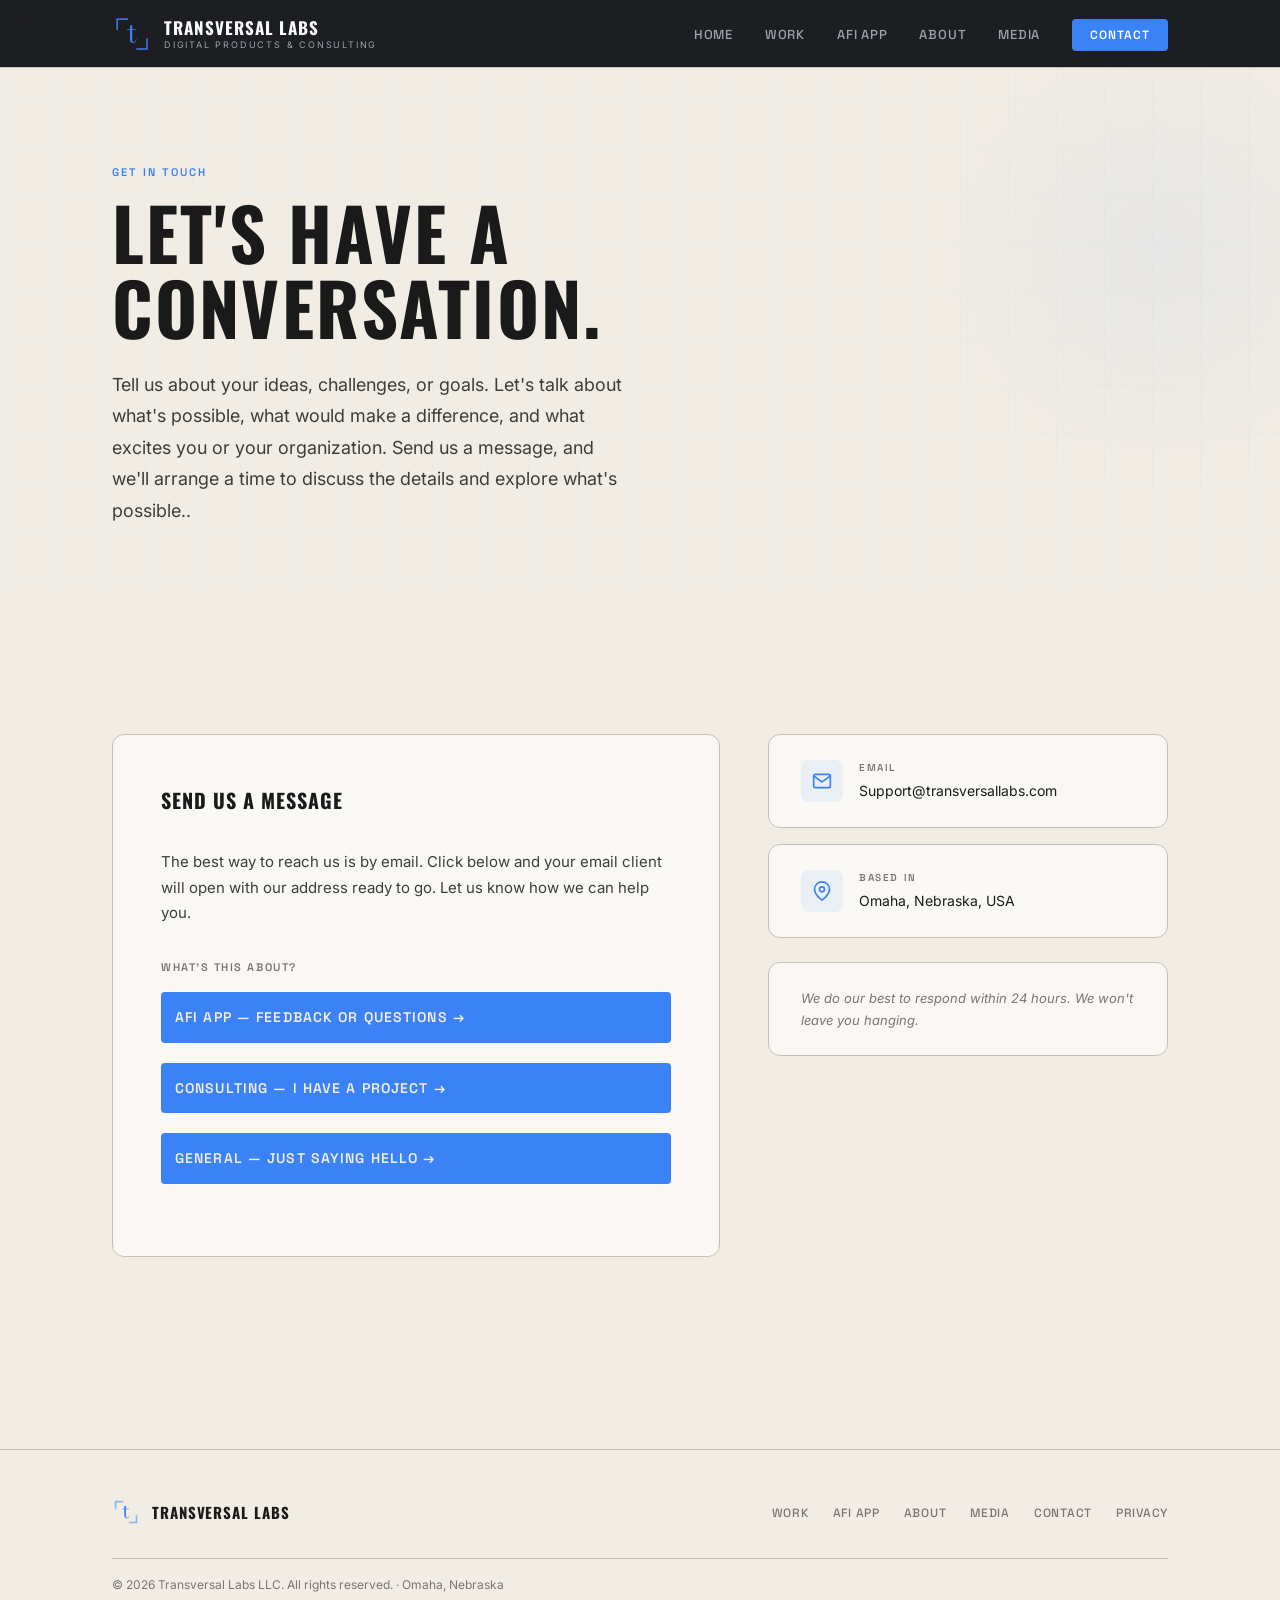
<file: contact.html>
<!DOCTYPE html>
<html lang="en">
<head>
  <meta charset="UTF-8" />
  <meta name="viewport" content="width=device-width, initial-scale=1.0" />
  <meta name="description" content="Get in touch with Transversal Labs — we'd love to hear from you." />
  <title>Transversal Labs — Contact</title>
  <link rel="stylesheet" href="styles.css" />
  <style>

    /* ── Page hero ── */
    .page-hero {
      padding-top: calc(var(--nav-height) + var(--space-9));
      padding-bottom: var(--space-8);
      position: relative;
      overflow: hidden;
    }

    .page-hero::before {
      content: '';
      position: absolute;
      inset: 0;
      background-image:
        linear-gradient(rgba(59,130,246,0.03) 1px, transparent 1px),
        linear-gradient(90deg, rgba(59,130,246,0.03) 1px, transparent 1px);
      background-size: 48px 48px;
      pointer-events: none;
    }

    .page-hero::after {
      content: '';
      position: absolute;
      top: 0;
      right: -10%;
      width: 500px;
      height: 500px;
      background: radial-gradient(circle, rgba(59,130,246,0.06) 0%, transparent 70%);
      pointer-events: none;
    }

    .page-hero__inner {
      position: relative;
      z-index: 1;
      max-width: 640px;
    }

    .page-hero__body {
      font-size: clamp(15px, 1.8vw, 18px);
      color: var(--color-text-secondary);
      line-height: 1.75;
      margin-top: var(--space-5);
      max-width: 520px;
    }

    /* ── Contact layout ── */
    .contact-grid {
      display: grid;
      grid-template-columns: 1fr 400px;
      gap: var(--space-7);
      margin-top: var(--space-7);
      align-items: start;
    }

    /* ── Form ── */
    .contact-form {
      background: var(--color-bg-card);
      border: 1px solid var(--color-border);
      border-radius: var(--radius-lg);
      padding: var(--space-7);
    }

    .contact-form__title {
      font-family: var(--font-display);
      font-size: 20px;
      font-weight: 700;
      letter-spacing: 0.05em;
      text-transform: uppercase;
      color: var(--color-text-primary);
      margin-bottom: var(--space-6);
    }

    .form-group {
      margin-bottom: var(--space-5);
    }

    .form-label {
      display: block;
      font-family: var(--font-ui);
      font-size: 11px;
      font-weight: 600;
      letter-spacing: 0.14em;
      text-transform: uppercase;
      color: var(--color-text-muted);
      margin-bottom: var(--space-2);
    }

    .form-input,
    .form-textarea,
    .form-select {
      width: 100%;
      background: var(--color-bg-secondary);
      border: 1px solid var(--color-border);
      border-radius: var(--radius-sm);
      color: var(--color-text-primary);
      font-family: var(--font-body);
      font-size: 14px;
      padding: 12px 16px;
      transition: border-color var(--transition), box-shadow var(--transition);
      outline: none;
      appearance: none;
      -webkit-appearance: none;
    }

    .form-input:focus,
    .form-textarea:focus,
    .form-select:focus {
      border-color: var(--color-accent);
      box-shadow: 0 0 0 3px var(--color-accent-ghost);
    }

    .form-input::placeholder,
    .form-textarea::placeholder {
      color: var(--color-text-faint);
    }

    .form-textarea {
      resize: vertical;
      min-height: 140px;
      line-height: 1.6;
    }

    .form-select {
      background-image: url("data:image/svg+xml,%3Csvg xmlns='http://www.w3.org/2000/svg' width='12' height='12' viewBox='0 0 24 24' fill='none' stroke='%236B7280' stroke-width='2' stroke-linecap='round' stroke-linejoin='round'%3E%3Cpolyline points='6 9 12 15 18 9'%3E%3C/polyline%3E%3C/svg%3E");
      background-repeat: no-repeat;
      background-position: right 14px center;
      padding-right: 40px;
      cursor: pointer;
    }

    .form-select option {
      background: var(--color-bg-secondary);
      color: var(--color-text-primary);
    }

    .form-row {
      display: grid;
      grid-template-columns: 1fr 1fr;
      gap: var(--space-4);
    }

    .form-submit {
      width: 100%;
      margin-top: var(--space-2);
      padding: 14px;
      font-size: 14px;
    }

    /* Success message */
    .form-success {
      display: none;
      background: var(--color-accent-ghost);
      border: 1px solid rgba(59,130,246,0.3);
      border-radius: var(--radius-md);
      padding: var(--space-5);
      margin-top: var(--space-5);
      text-align: center;
    }

    .form-success p {
      font-size: 14px;
      color: var(--color-accent);
    }

    /* ── Contact info sidebar ── */
    .contact-info {
      display: flex;
      flex-direction: column;
      gap: var(--space-4);
    }

    .contact-card {
      background: var(--color-bg-card);
      border: 1px solid var(--color-border);
      border-radius: var(--radius-lg);
      padding: var(--space-5) var(--space-6);
      display: flex;
      align-items: center;
      gap: var(--space-4);
      transition: border-color var(--transition);
      text-decoration: none;
    }

    .contact-card:hover {
      border-color: rgba(59,130,246,0.3);
    }

    .contact-card__icon {
      width: 42px;
      height: 42px;
      background: var(--color-accent-ghost);
      border-radius: var(--radius-md);
      display: flex;
      align-items: center;
      justify-content: center;
      flex-shrink: 0;
    }

    .contact-card__label {
      font-family: var(--font-ui);
      font-size: 10px;
      font-weight: 600;
      letter-spacing: 0.16em;
      text-transform: uppercase;
      color: var(--color-text-muted);
      margin-bottom: 3px;
    }

    .contact-card__value {
      font-family: var(--font-body);
      font-size: 14px;
      color: var(--color-text-primary);
    }

    /* Note card */
    .contact-note {
      background: var(--color-bg-card);
      border: 1px solid var(--color-border);
      border-radius: var(--radius-lg);
      padding: var(--space-5) var(--space-6);
      margin-top: var(--space-2);
    }

    .contact-note p {
      font-size: 13px;
      color: var(--color-text-muted);
      line-height: 1.7;
      font-style: italic;
    }

    @media (max-width: 860px) {
      .contact-grid { grid-template-columns: 1fr; }
      .form-row { grid-template-columns: 1fr; }
    }
  </style>
</head>
<body>

  <!-- ── Navigation ── -->
  <nav class="nav">
    <div class="nav__inner">
      <a href="index.html" class="nav__logo">
        <img src="images/TL-logo-transparent.png" alt="Transversal Labs" class="nav__logo-img" />
        <div class="nav__logo-text">
          <span class="nav__logo-name">Transversal Labs</span>
          <span class="nav__logo-sub">Digital Products &amp; Consulting</span>
        </div>
      </a>
      <ul class="nav__links" id="nav-links">
        <li><a href="index.html" class="nav__link">Home</a></li>
        <li><a href="work.html" class="nav__link">Work</a></li>
        <li><a href="afi.html" class="nav__link">AFI App</a></li>
        <li><a href="about.html" class="nav__link">About</a></li>
        <li><a href="media.html" class="nav__link">Media</a></li>
        <li><a href="contact.html" class="nav__link active nav__cta">Contact</a></li>
      </ul>
      <button class="nav__toggle" id="nav-toggle" aria-label="Toggle menu">
        <span></span><span></span><span></span>
      </button>
    </div>
  </nav>

  <!-- ── Page Hero ── -->
  <div class="page-hero">
    <div class="container">
      <div class="page-hero__inner">
        <span class="eyebrow">Get In Touch</span>
        <h1>Let's Have a<br>Conversation.</h1>
        <p class="page-hero__body">Tell us about your ideas, challenges, or goals. Let's talk about what's possible, what would make a difference, and what excites you or your organization. Send us a message, and we'll arrange a time to discuss the details and explore what's possible..</p>
      </div>
    </div>
  </div>

  <!-- ── Contact Section ── -->
  <section class="section">
    <div class="container">
      <div class="contact-grid">

          <!-- Contact -->
          <div class="contact-form">
            <p class="contact-form__title">Send Us a Message</p>

            <p style="font-family: var(--font-body); font-size: 15px; color: var(--color-text-secondary); line-height: 1.7; margin-bottom: var(--space-6);">
              The best way to reach us is by email. Click below and your email client will open with our address ready to go. Let us know how we can help you. 
            </p>

            <div class="form-group">
              <p class="form-label">What's This About?</p>
              <div style="display: flex; flex-direction: column; gap: var(--space-3);">
                <a href="mailto:Support@transversallabs.com?subject=AFI App — feedback or questions" class="btn btn--primary form-submit" style="text-align: center; text-decoration: none;">
                  AFI App — Feedback or Questions →
                </a>
                <a href="mailto:Support@transversallabs.com?subject=Consulting — I have a project" class="btn btn--primary form-submit" style="text-align: center; text-decoration: none;">
                  Consulting — I Have a Project →
                </a>
                <a href="mailto:Support@transversallabs.com?subject=General — just saying hello" class="btn btn--primary form-submit" style="text-align: center; text-decoration: none;">
                  General — Just Saying Hello →
                </a>
              </div>
            </div>
          </div>

        <!-- Sidebar -->
        <div class="contact-info">

          <a href="mailto:Support@transversallabs.com" class="contact-card">
            <div class="contact-card__icon">
              <svg width="20" height="20" viewBox="0 0 24 24" fill="none" stroke="#3B82F6" stroke-width="2" stroke-linecap="round" stroke-linejoin="round">
                <path d="M4 4h16c1.1 0 2 .9 2 2v12c0 1.1-.9 2-2 2H4c-1.1 0-2-.9-2-2V6c0-1.1.9-2 2-2z"/>
                <polyline points="22,6 12,13 2,6"/>
              </svg>
            </div>
            <div>
              <p class="contact-card__label">Email</p>
              <p class="contact-card__value">Support@transversallabs.com</p>
            </div>
          </a>

          <div class="contact-card" style="cursor:default;">
            <div class="contact-card__icon">
              <svg width="20" height="20" viewBox="0 0 24 24" fill="none" stroke="#3B82F6" stroke-width="2" stroke-linecap="round" stroke-linejoin="round">
                <path d="M21 10c0 7-9 13-9 13s-9-6-9-13a9 9 0 0 1 18 0z"/>
                <circle cx="12" cy="10" r="3"/>
              </svg>
            </div>
            <div>
              <p class="contact-card__label">Based In</p>
              <p class="contact-card__value">Omaha, Nebraska, USA</p>
            </div>
          </div>

          <div class="contact-note">
            <p>We do our best to respond within 24 hours. We won't leave you hanging.</p>
          </div>

        </div>

      </div>
    </div>
  </section>

  <!-- ── Footer ── -->
  <footer class="footer">
    <div class="container">
      <div class="footer__inner">
        <div class="footer__logo">
          <img src="images/TL-logo-transparent.png" alt="Transversal Labs" style="width:28px; height:28px;" />
          <span class="footer__name">Transversal Labs</span>
        </div>
        <ul class="footer__links">
          <li><a href="work.html" class="footer__link">Work</a></li>
          <li><a href="afi.html" class="footer__link">AFI App</a></li>
          <li><a href="about.html" class="footer__link">About</a></li>
          <li><a href="media.html" class="footer__link">Media</a></li>
          <li><a href="contact.html" class="footer__link">Contact</a></li>
          <li><a href="privacy.html" Class="footer__link">Privacy</a></li>
        </ul>
        <p class="footer__copy">© 2026 Transversal Labs LLC. All rights reserved. · Omaha, Nebraska</p>
      </div>
    </div>
  </footer>

  <script>
    const toggle = document.getElementById('nav-toggle');
    const links  = document.getElementById('nav-links');
    toggle.addEventListener('click', () => links.classList.toggle('open'));
  </script>

</body>
</html>
</file>
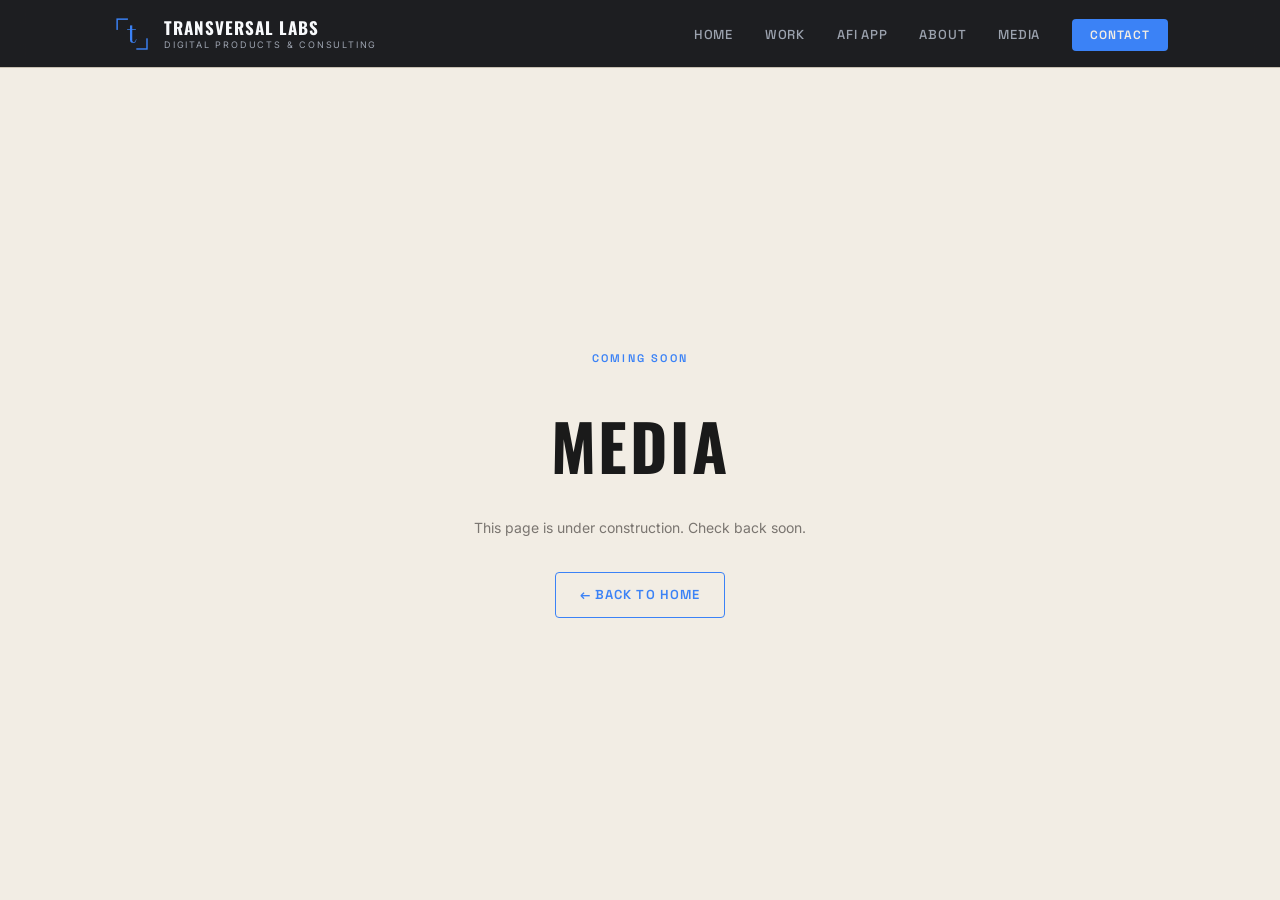
<file: media.html>
<!DOCTYPE html>
<html lang="en">
<head>
  <meta charset="UTF-8" />
  <meta name="viewport" content="width=device-width, initial-scale=1.0" />
  <title>Transversal Labs — Media</title>
  <link rel="stylesheet" href="styles.css" />
  <style>
    .placeholder {
      min-height: 100vh;
      display: flex;
      align-items: center;
      justify-content: center;
      padding-top: var(--nav-height);
      text-align: center;
    }
    .placeholder__inner { max-width: 480px; }
    .placeholder__label {
      font-family: var(--font-display);
      font-size: 64px;
      font-weight: 700;
      letter-spacing: 0.04em;
      text-transform: uppercase;
      color: var(--color-text-primary);
      margin: var(--space-5) 0 var(--space-4);
    }
    .placeholder__note {
      font-size: 14px;
      color: var(--color-text-muted);
      margin-bottom: var(--space-6);
    }
  </style>
</head>
<body>
  <nav class="nav">
    <div class="nav__inner">
      <a href="index.html" class="nav__logo">
        <img src="images/TL-logo-transparent.png" alt="Transversal Labs" class="nav__logo-img" />
        <div class="nav__logo-text">
          <span class="nav__logo-name">Transversal Labs</span>
          <span class="nav__logo-sub">Digital Products &amp; Consulting</span>
        </div>
      </a>
      <ul class="nav__links" id="nav-links">
        <li><a href="index.html" class="nav__link">Home</a></li>
        <li><a href="work.html" class="nav__link">Work</a></li>
        <li><a href="afi.html" class="nav__link">AFI App</a></li>
        <li><a href="about.html" class="nav__link">About</a></li>
        <li><a href="media.html" class="nav__link">Media</a></li>
        <li><a href="contact.html" class="nav__link nav__cta">Contact</a></li>
      </ul>
      <button class="nav__toggle" id="nav-toggle" aria-label="Toggle menu">
        <span></span><span></span><span></span>
      </button>
    </div>
  </nav>
  <div class="placeholder">
    <div class="placeholder__inner">
      <span class="eyebrow">Coming Soon</span>
      <p class="placeholder__label">Media</p>
      <p class="placeholder__note">This page is under construction. Check back soon.</p>
      <a href="index.html" class="btn btn--outline">← Back to Home</a>
    </div>
  </div>
  <script>
    const toggle = document.getElementById('nav-toggle');
    const links  = document.getElementById('nav-links');
    toggle.addEventListener('click', () => links.classList.toggle('open'));
  </script>
</body>
</html>
</file>
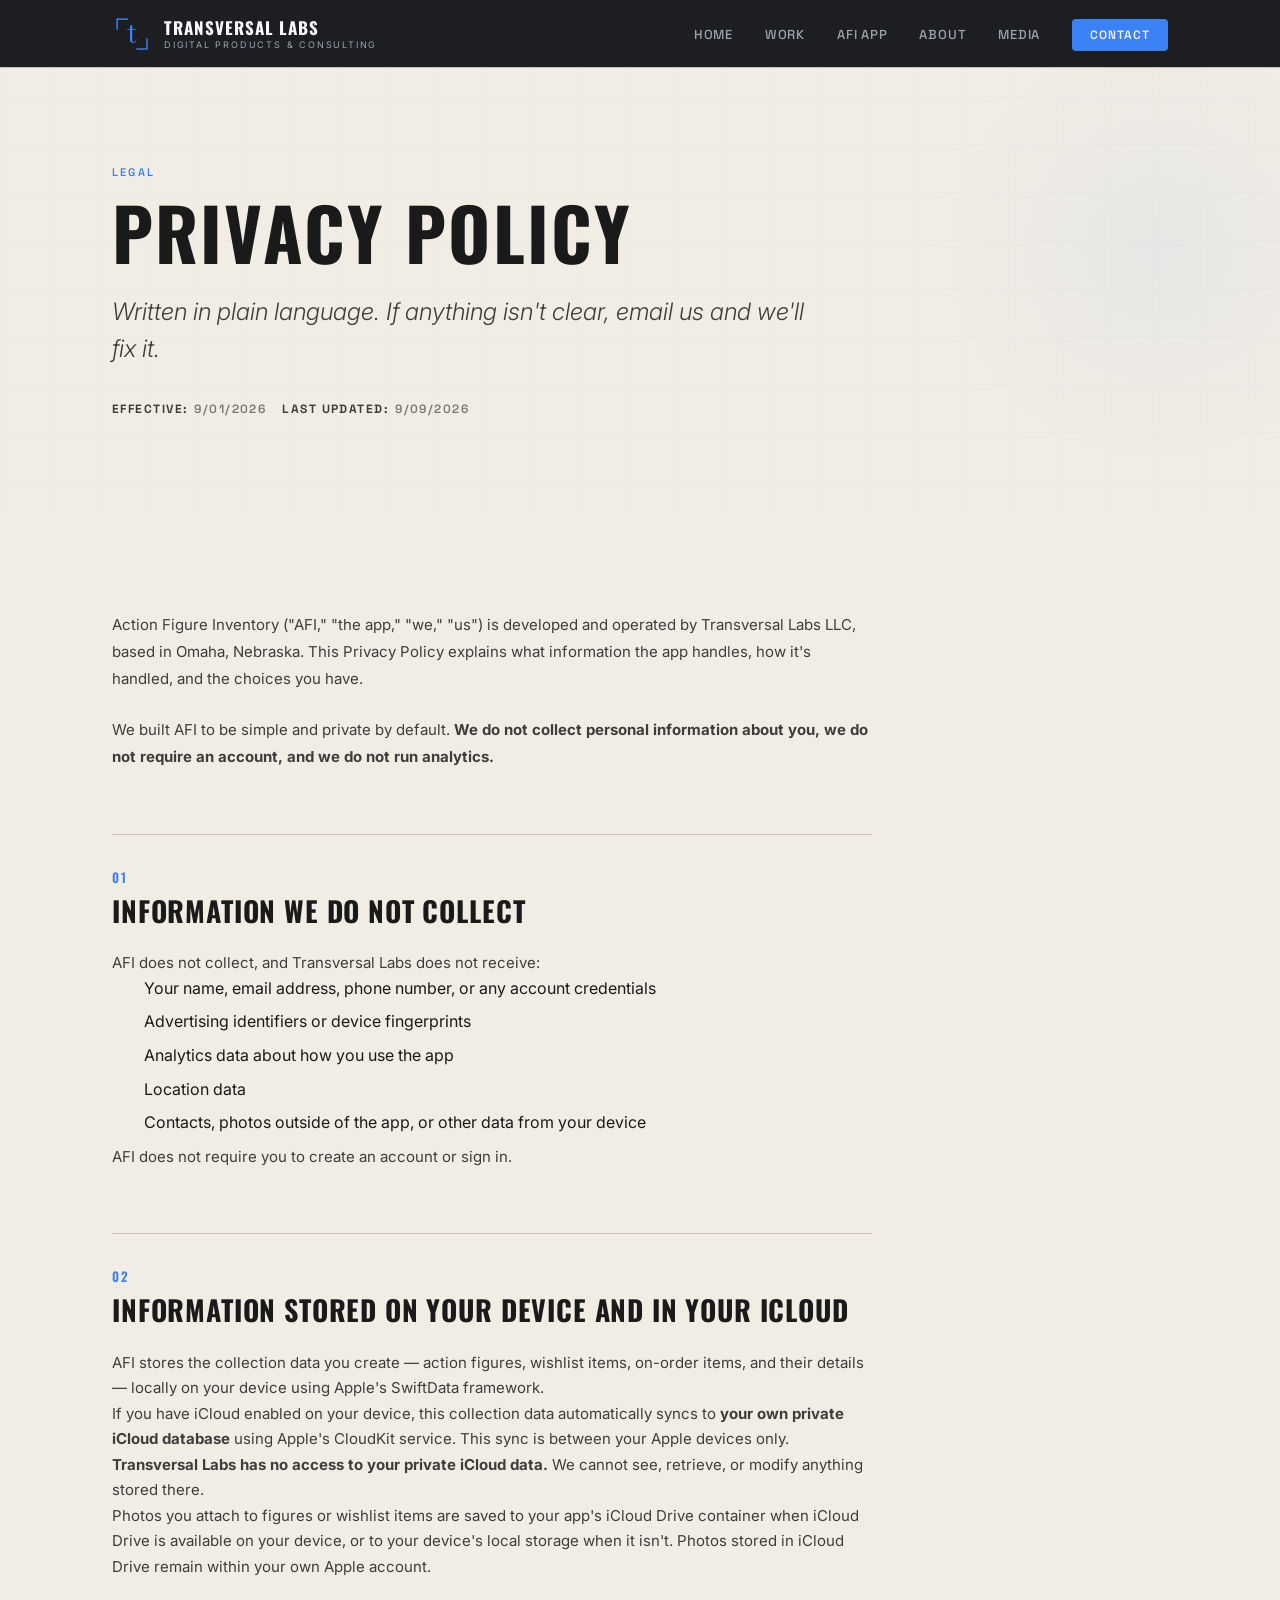
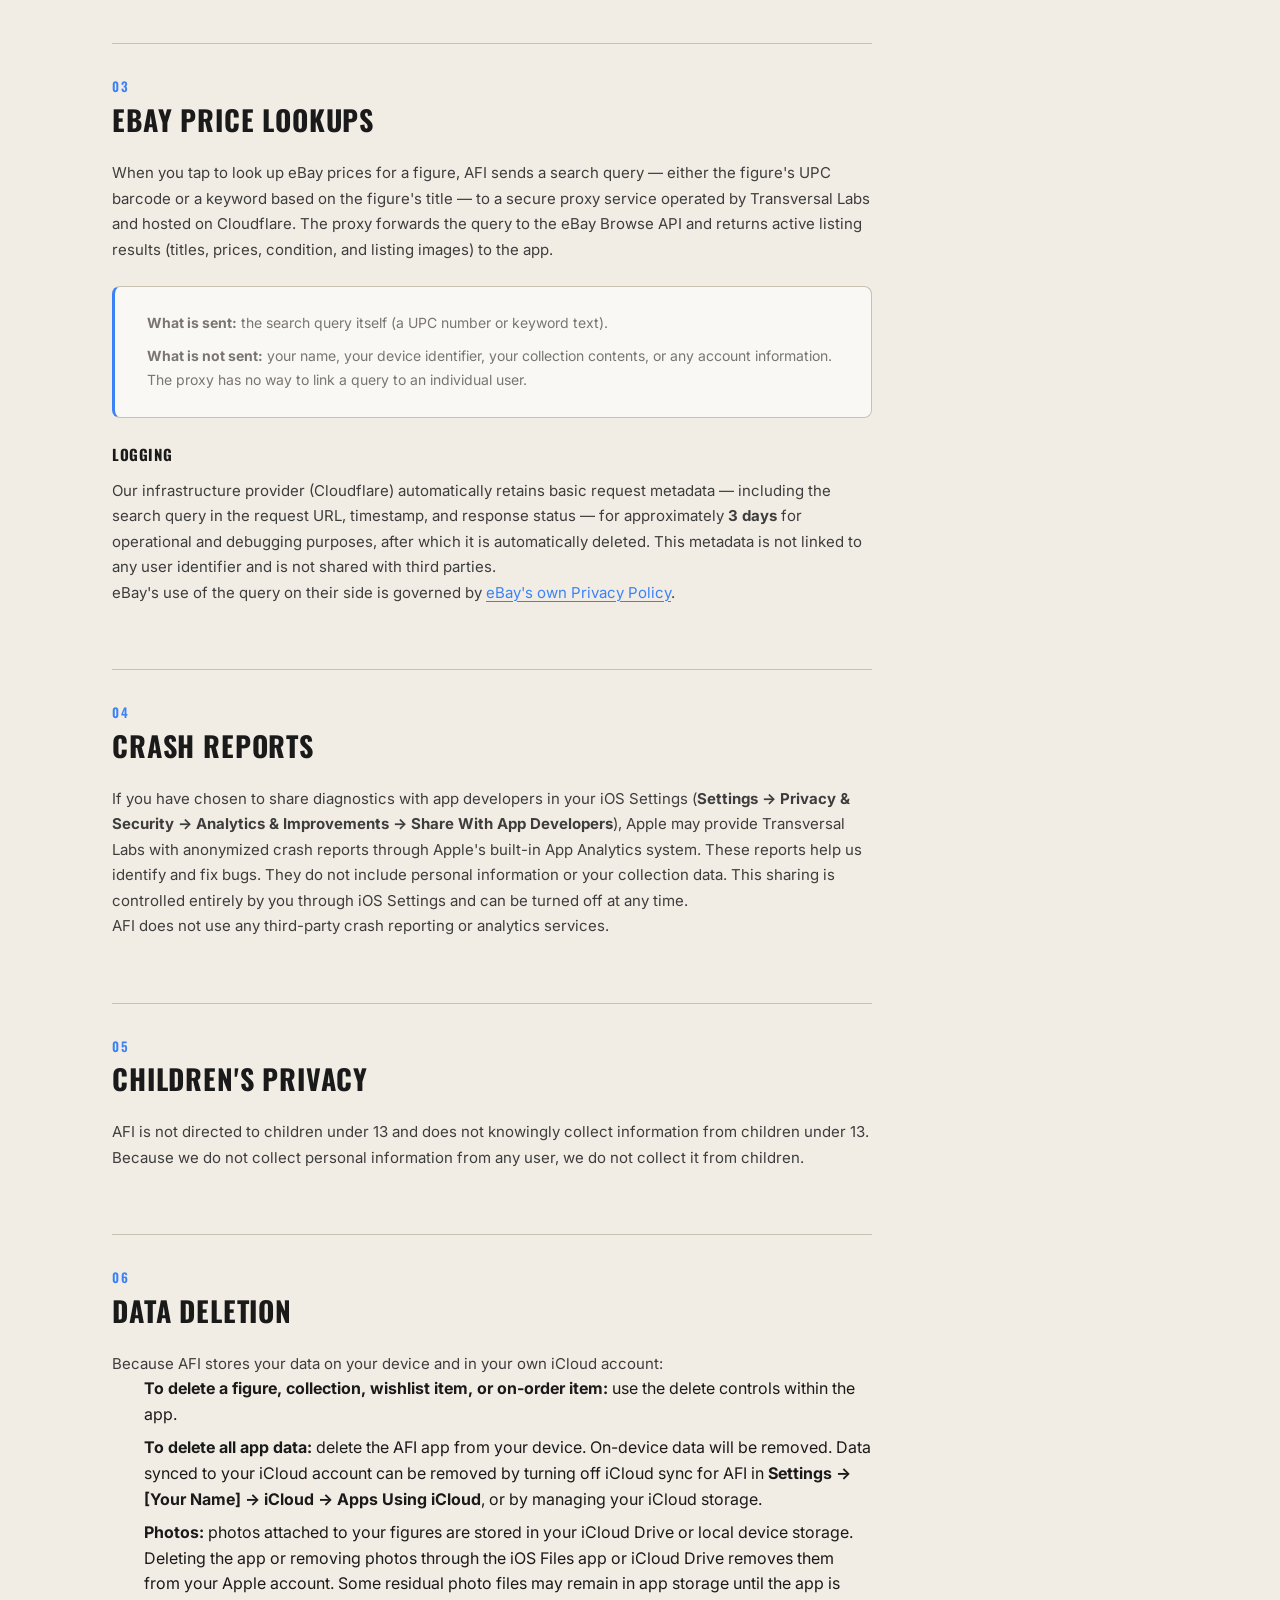
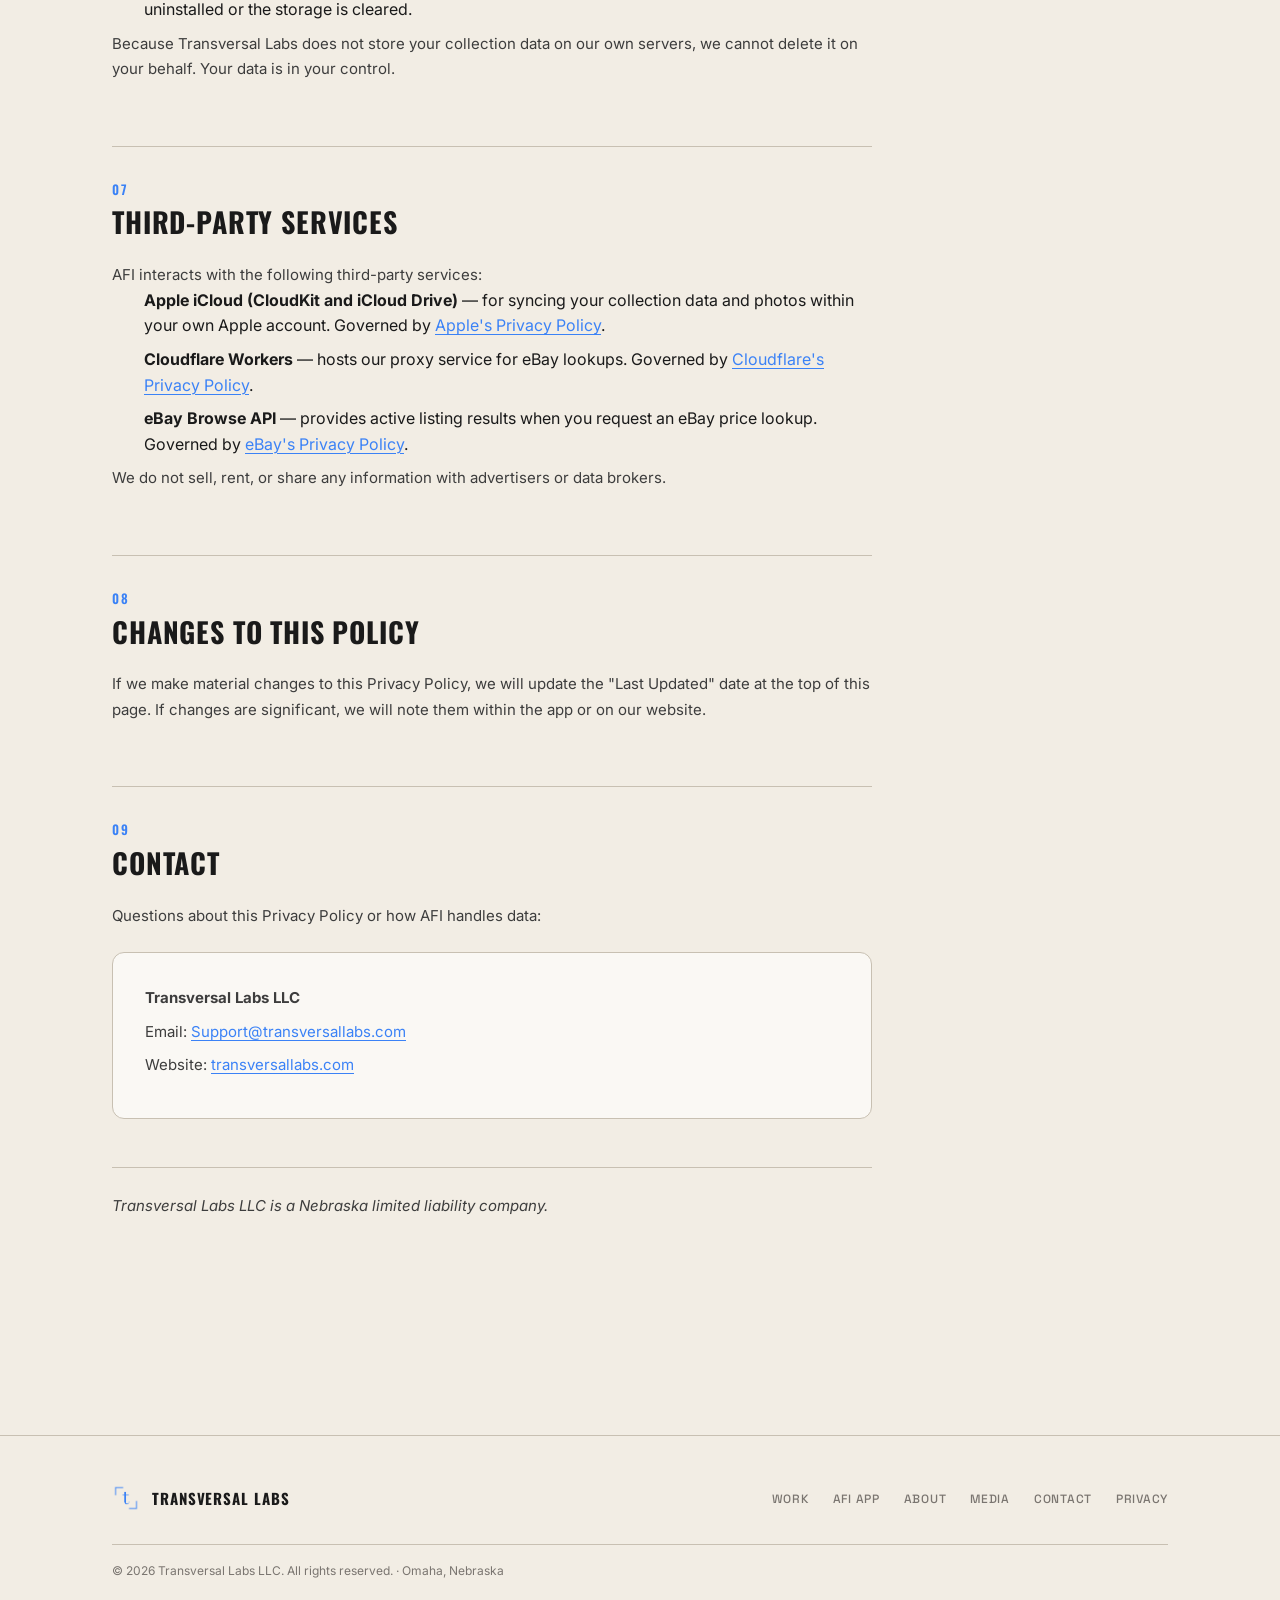
<file: privacy.html>
<!DOCTYPE html>
<html lang="en">
<head>
  <meta charset="UTF-8" />
  <meta name="viewport" content="width=device-width, initial-scale=1.0" />
  <meta name="description" content="Privacy Policy for Action Figure Inventory (AFI) and Transversal Labs LLC — what data the app handles, how it's handled, and your choices." />
  <meta name="robots" content="index, follow" />
  <link rel="canonical" href="https://transversallabs.com/privacy.html" />
  <title>Transversal Labs — Privacy Policy</title>
  <link rel="stylesheet" href="styles.css" />
  <style>

    /* ── Page hero (cloned from about.html for visual consistency) ── */
    .page-hero {
      padding-top: calc(var(--nav-height) + var(--space-9));
      padding-bottom: var(--space-9);
      position: relative;
      overflow: hidden;
    }

    .page-hero::before {
      content: '';
      position: absolute;
      inset: 0;
      background-image:
        linear-gradient(rgba(59,130,246,0.03) 1px, transparent 1px),
        linear-gradient(90deg, rgba(59,130,246,0.03) 1px, transparent 1px);
      background-size: 48px 48px;
      pointer-events: none;
    }

    .page-hero::after {
      content: '';
      position: absolute;
      top: 0;
      right: -10%;
      width: 500px;
      height: 500px;
      background: radial-gradient(circle, rgba(59,130,246,0.06) 0%, transparent 70%);
      pointer-events: none;
    }

    .page-hero__inner {
      position: relative;
      z-index: 1;
      max-width: 720px;
    }

    .page-hero__tagline {
      font-family: var(--font-body);
      font-size: clamp(18px, 2.5vw, 24px);
      font-style: italic;
      font-weight: 300;
      color: var(--color-text-secondary);
      line-height: 1.55;
      margin-top: var(--space-5);
    }

    /* ── Policy body ──
       Simple, readable long-form layout. Max-width keeps line length
       comfortable for reading legal/policy text (~70 chars per line).
       We lean on existing CSS variables so dark/light mode just works. */

    .policy-meta {
      font-family: var(--font-ui);
      font-size: 12px;
      font-weight: 600;
      letter-spacing: 0.12em;
      text-transform: uppercase;
      color: var(--color-text-muted);
      margin-top: var(--space-6);
      display: flex;
      flex-wrap: wrap;
      gap: var(--space-4);
    }

    .policy-meta span strong {
      color: var(--color-text-secondary);
      font-weight: 700;
      margin-right: 6px;
    }

    .policy-body {
      max-width: 760px;
      /* No margin-top needed — the parent .section already provides top
         padding from styles.css. Adding margin here previously stacked
         three gaps (hero padding-bottom + section padding-top + this),
         creating excessive dead space before the opening paragraph. */
    }

    .policy-body > p,
    .policy-body > ul {
      font-size: 15px;
      line-height: 1.8;
      color: var(--color-text-secondary);
      margin-bottom: var(--space-5);
    }

    .policy-body ul {
      padding-left: var(--space-6);
    }

    .policy-body ul li {
      margin-bottom: var(--space-2);
    }

    .policy-body a {
      color: var(--color-accent);
      text-decoration: underline;
      text-decoration-thickness: 1px;
      text-underline-offset: 3px;
    }

    .policy-body a:hover {
      text-decoration-thickness: 2px;
    }

    .policy-section {
      margin-top: var(--space-8);
      padding-top: var(--space-6);
      border-top: 1px solid var(--color-border);
    }

    .policy-section__number {
      font-family: var(--font-display);
      font-size: 13px;
      font-weight: 600;
      letter-spacing: 0.14em;
      color: var(--color-accent);
      text-transform: uppercase;
      display: block;
      margin-bottom: var(--space-2);
    }

    .policy-section h2 {
      font-size: clamp(22px, 2.5vw, 28px);
      margin-bottom: var(--space-5);
    }

    .policy-section h3 {
      font-family: var(--font-display);
      font-size: 15px;
      font-weight: 700;
      letter-spacing: 0.04em;
      text-transform: uppercase;
      color: var(--color-text-primary);
      margin-top: var(--space-5);
      margin-bottom: var(--space-3);
    }

    .policy-callout {
      background: var(--color-bg-card);
      border: 1px solid var(--color-border);
      border-left: 3px solid var(--color-accent);
      border-radius: var(--radius-md);
      padding: var(--space-5) var(--space-6);
      margin: var(--space-5) 0;
    }

    .policy-callout p {
      font-size: 14px;
      line-height: 1.75;
      color: var(--color-text-muted);
      margin-bottom: var(--space-2);
    }

    .policy-callout p:last-child { margin-bottom: 0; }

    .policy-contact {
      background: var(--color-bg-card);
      border: 1px solid var(--color-border);
      border-radius: var(--radius-lg);
      padding: var(--space-6);
      margin-top: var(--space-5);
    }

    .policy-contact p {
      margin-bottom: var(--space-2);
      font-size: 15px;
      line-height: 1.7;
      color: var(--color-text-secondary);
    }

    .policy-footnote {
      font-size: 13px;
      font-style: italic;
      color: var(--color-text-muted);
      margin-top: var(--space-7);
      padding-top: var(--space-5);
      border-top: 1px solid var(--color-border);
    }

    @media (max-width: 768px) {
      .policy-meta { gap: var(--space-2); }
    }
  </style>
</head>
<body>

  <!-- ── Navigation ──
       Mirrors about.html exactly. Privacy intentionally does NOT get a
       top-nav link — standard convention is footer-only. Keeping it out
       of the nav avoids clutter and matches user expectations. -->
  <nav class="nav">
    <div class="nav__inner">
      <a href="index.html" class="nav__logo">
        <img src="images/TL-logo-transparent.png" alt="Transversal Labs" class="nav__logo-img" />
        <div class="nav__logo-text">
          <span class="nav__logo-name">Transversal Labs</span>
          <span class="nav__logo-sub">Digital Products &amp; Consulting</span>
        </div>
      </a>
      <ul class="nav__links" id="nav-links">
        <li><a href="index.html" class="nav__link">Home</a></li>
        <li><a href="work.html" class="nav__link">Work</a></li>
        <li><a href="afi.html" class="nav__link">AFI App</a></li>
        <li><a href="about.html" class="nav__link">About</a></li>
        <li><a href="media.html" class="nav__link">Media</a></li>
        <li><a href="contact.html" class="nav__link nav__cta">Contact</a></li>
      </ul>
      <button class="nav__toggle" id="nav-toggle" aria-label="Toggle menu">
        <span></span><span></span><span></span>
      </button>
    </div>
  </nav>

  <!-- ── Page Hero ── -->
  <div class="page-hero">
    <div class="container">
      <div class="page-hero__inner">
        <span class="eyebrow">Legal</span>
        <h1>Privacy Policy</h1>
        <p class="page-hero__tagline">
          Written in plain language. If anything isn't clear, email us and we'll fix it.
        </p>
        <!-- Rationale: tagline reinforces the "plain language" value from
             about.html value #01 — ties the legal page back to brand voice
             instead of reading like boilerplate. -->
        <div class="policy-meta">
          <span><strong>Effective:</strong>9/01/2026</span>
          <span><strong>Last Updated:</strong>9/09/2026</span>
        </div>
      </div>
    </div>
  </div>

  <!-- ── Policy Body ── -->
  <section class="section">
    <div class="container">
      <div class="policy-body">

        <p>
          Action Figure Inventory ("AFI," "the app," "we," "us") is developed and operated by
          Transversal Labs LLC, based in Omaha, Nebraska. This Privacy Policy explains what
          information the app handles, how it's handled, and the choices you have.
        </p>
        <p>
          We built AFI to be simple and private by default.
          <strong>We do not collect personal information about you, we do not require an
          account, and we do not run analytics.</strong>
        </p>

        <!-- ── Section 1 ── -->
        <div class="policy-section">
          <span class="policy-section__number">01</span>
          <h2>Information We Do Not Collect</h2>
          <p>AFI does not collect, and Transversal Labs does not receive:</p>
          <ul>
            <li>Your name, email address, phone number, or any account credentials</li>
            <li>Advertising identifiers or device fingerprints</li>
            <li>Analytics data about how you use the app</li>
            <li>Location data</li>
            <li>Contacts, photos outside of the app, or other data from your device</li>
          </ul>
          <p>AFI does not require you to create an account or sign in.</p>
        </div>

        <!-- ── Section 2 ──
             Rationale: Accurately reflects SwiftData with CloudKit set to
             .automatic (user's own private database) and the PhotoManager
             iCloud Drive / local Documents fallback. Framed as "your Apple
             account" so the user understands this is their data, not ours. -->
        <div class="policy-section">
          <span class="policy-section__number">02</span>
          <h2>Information Stored On Your Device and in Your iCloud</h2>
          <p>
            AFI stores the collection data you create — action figures, wishlist items,
            on-order items, and their details — locally on your device using Apple's
            SwiftData framework.
          </p>
          <p>
            If you have iCloud enabled on your device, this collection data automatically
            syncs to <strong>your own private iCloud database</strong> using Apple's
            CloudKit service. This sync is between your Apple devices only.
            <strong>Transversal Labs has no access to your private iCloud data.</strong>
            We cannot see, retrieve, or modify anything stored there.
          </p>
          <p>
            Photos you attach to figures or wishlist items are saved to your app's iCloud
            Drive container when iCloud Drive is available on your device, or to your
            device's local storage when it isn't. Photos stored in iCloud Drive remain
            within your own Apple account.
          </p>
        </div>

        <!-- ── Section 3 ──
             Rationale: Matches Option A agreed to in planning — accurately
             discloses the ~3-day Cloudflare Workers Logs retention window
             while being clear nothing is tied to a user identifier. -->
        <div class="policy-section">
          <span class="policy-section__number">03</span>
          <h2>eBay Price Lookups</h2>
          <p>
            When you tap to look up eBay prices for a figure, AFI sends a search query —
            either the figure's UPC barcode or a keyword based on the figure's title — to
            a secure proxy service operated by Transversal Labs and hosted on Cloudflare.
            The proxy forwards the query to the eBay Browse API and returns active listing
            results (titles, prices, condition, and listing images) to the app.
          </p>

          <div class="policy-callout">
            <p><strong>What is sent:</strong> the search query itself (a UPC number or keyword text).</p>
            <p><strong>What is not sent:</strong> your name, your device identifier, your collection contents, or any account information. The proxy has no way to link a query to an individual user.</p>
          </div>

          <h3>Logging</h3>
          <p>
            Our infrastructure provider (Cloudflare) automatically retains basic request
            metadata — including the search query in the request URL, timestamp, and
            response status — for approximately <strong>3 days</strong> for operational
            and debugging purposes, after which it is automatically deleted. This metadata
            is not linked to any user identifier and is not shared with third parties.
          </p>
          <p>
            eBay's use of the query on their side is governed by
            <a href="https://www.ebay.com/help/policies/member-behaviour-policies/user-privacy-notice-privacy-policy?id=4260" target="_blank" rel="noopener noreferrer">eBay's own Privacy Policy</a>.
          </p>
        </div>

        <!-- ── Section 4 ──
             Rationale: Apple-native crash reporting only (zero third-party
             SDKs confirmed from Xcode Package Dependencies). Names the exact
             iOS Settings path so a privacy-conscious user can toggle it. -->
        <div class="policy-section">
          <span class="policy-section__number">04</span>
          <h2>Crash Reports</h2>
          <p>
            If you have chosen to share diagnostics with app developers in your iOS
            Settings (<strong>Settings → Privacy &amp; Security → Analytics &amp;
            Improvements → Share With App Developers</strong>), Apple may provide
            Transversal Labs with anonymized crash reports through Apple's built-in App
            Analytics system. These reports help us identify and fix bugs. They do not
            include personal information or your collection data. This sharing is
            controlled entirely by you through iOS Settings and can be turned off at any
            time.
          </p>
          <p>
            AFI does not use any third-party crash reporting or analytics services.
          </p>
        </div>

        <!-- ── Section 5 ── -->
        <div class="policy-section">
          <span class="policy-section__number">05</span>
          <h2>Children's Privacy</h2>
          <p>
            AFI is not directed to children under 13 and does not knowingly collect
            information from children under 13. Because we do not collect personal
            information from any user, we do not collect it from children.
          </p>
        </div>

        <!-- ── Section 6 ──
             Rationale: Written conservatively around the PhotoManager
             deletion caveat flagged in planning. Does NOT claim "deleting
             a figure deletes its photos." Tighten this section after the
             PhotoManager review in Tier 1 cleanup. -->
        <div class="policy-section">
          <span class="policy-section__number">06</span>
          <h2>Data Deletion</h2>
          <p>Because AFI stores your data on your device and in your own iCloud account:</p>
          <ul>
            <li><strong>To delete a figure, collection, wishlist item, or on-order item:</strong> use the delete controls within the app.</li>
            <li><strong>To delete all app data:</strong> delete the AFI app from your device. On-device data will be removed. Data synced to your iCloud account can be removed by turning off iCloud sync for AFI in <strong>Settings → [Your Name] → iCloud → Apps Using iCloud</strong>, or by managing your iCloud storage.</li>
            <li><strong>Photos:</strong> photos attached to your figures are stored in your iCloud Drive or local device storage. Deleting the app or removing photos through the iOS Files app or iCloud Drive removes them from your Apple account. Some residual photo files may remain in app storage until the app is uninstalled or the storage is cleared.</li>
          </ul>
          <p>
            Because Transversal Labs does not store your collection data on our own
            servers, we cannot delete it on your behalf. Your data is in your control.
          </p>
        </div>

        <!-- ── Section 7 ── -->
        <div class="policy-section">
          <span class="policy-section__number">07</span>
          <h2>Third-Party Services</h2>
          <p>AFI interacts with the following third-party services:</p>
          <ul>
            <li>
              <strong>Apple iCloud (CloudKit and iCloud Drive)</strong> — for syncing your
              collection data and photos within your own Apple account. Governed by
              <a href="https://www.apple.com/legal/privacy/" target="_blank" rel="noopener noreferrer">Apple's Privacy Policy</a>.
            </li>
            <li>
              <strong>Cloudflare Workers</strong> — hosts our proxy service for eBay
              lookups. Governed by
              <a href="https://www.cloudflare.com/privacypolicy/" target="_blank" rel="noopener noreferrer">Cloudflare's Privacy Policy</a>.
            </li>
            <li>
              <strong>eBay Browse API</strong> — provides active listing results when you
              request an eBay price lookup. Governed by
              <a href="https://www.ebay.com/help/policies/member-behaviour-policies/user-privacy-notice-privacy-policy?id=4260" target="_blank" rel="noopener noreferrer">eBay's Privacy Policy</a>.
            </li>
          </ul>
          <p>
            We do not sell, rent, or share any information with advertisers or data brokers.
          </p>
        </div>

        <!-- ── Section 8 ── -->
        <div class="policy-section">
          <span class="policy-section__number">08</span>
          <h2>Changes to This Policy</h2>
          <p>
            If we make material changes to this Privacy Policy, we will update the "Last
            Updated" date at the top of this page. If changes are significant, we will
            note them within the app or on our website.
          </p>
        </div>

        <!-- ── Section 9 ──
             Rationale: Capital S in Support@ per JDB's correction.
             Contact block styled as a card for scanability. -->
        <div class="policy-section">
          <span class="policy-section__number">09</span>
          <h2>Contact</h2>
          <p>
            Questions about this Privacy Policy or how AFI handles data:
          </p>
          <div class="policy-contact">
            <p><strong>Transversal Labs LLC</strong></p>
            <p>Email: <a href="mailto:Support@transversallabs.com">Support@transversallabs.com</a></p>
            <p>Website: <a href="index.html">transversallabs.com</a></p>
          </div>
        </div>

        <p class="policy-footnote">
          Transversal Labs LLC is a Nebraska limited liability company.
        </p>

      </div>
    </div>
  </section>

  <!-- ── Footer ──
       Added a Privacy link to the existing footer link list. You'll want
       to add this same <li> to every other page's footer (index, work, afi,
       about, media, contact) in a follow-up pass. -->
  <footer class="footer">
    <div class="container">
      <div class="footer__inner">
        <div class="footer__logo">
          <img src="images/TL-logo-transparent.png" alt="Transversal Labs" style="width:28px; height:28px;" />
          <span class="footer__name">Transversal Labs</span>
        </div>
        <ul class="footer__links">
          <li><a href="work.html" class="footer__link">Work</a></li>
          <li><a href="afi.html" class="footer__link">AFI App</a></li>
          <li><a href="about.html" class="footer__link">About</a></li>
          <li><a href="media.html" class="footer__link">Media</a></li>
          <li><a href="contact.html" class="footer__link">Contact</a></li>
          <li><a href="privacy.html" class="footer__link">Privacy</a></li>
        </ul>
        <p class="footer__copy">© 2026 Transversal Labs LLC. All rights reserved. · Omaha, Nebraska</p>
      </div>
    </div>
  </footer>

  <script>
    const toggle = document.getElementById('nav-toggle');
    const links  = document.getElementById('nav-links');
    toggle.addEventListener('click', () => links.classList.toggle('open'));
  </script>

</body>
</html>
</file>
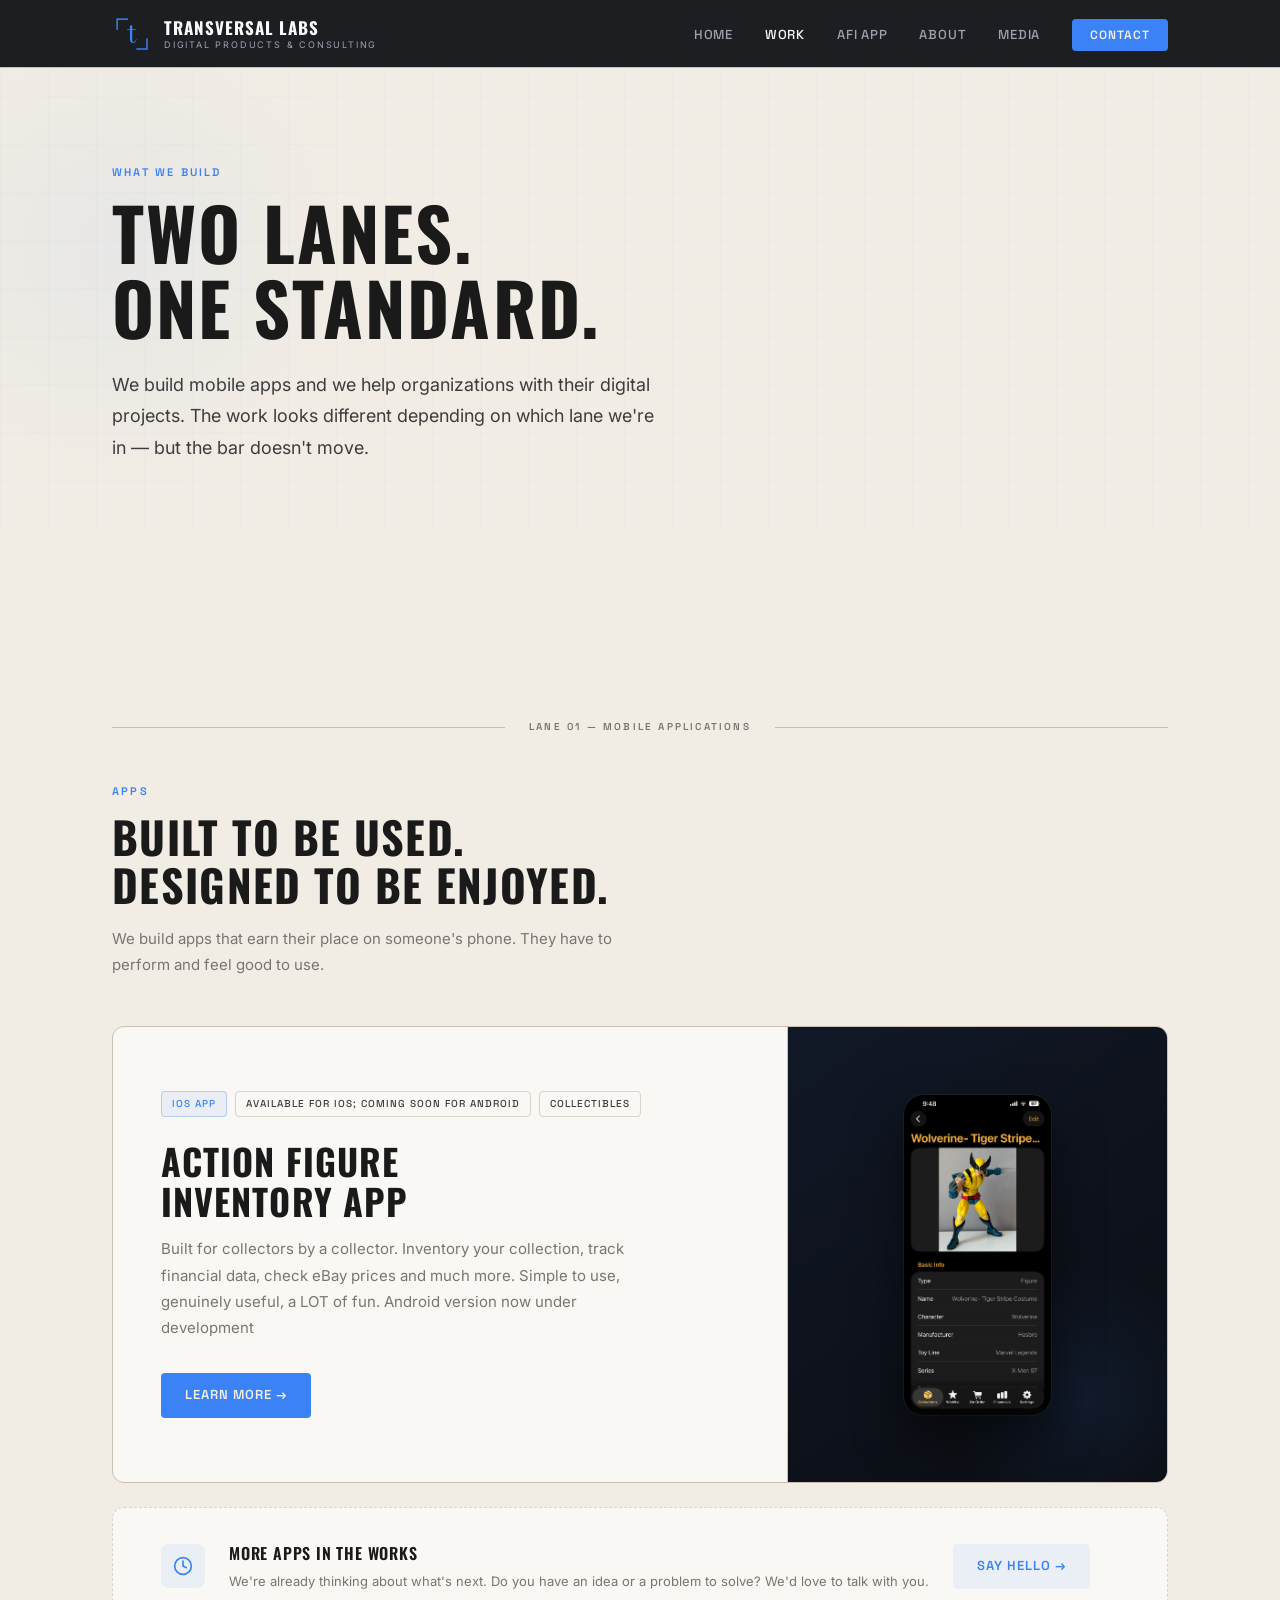
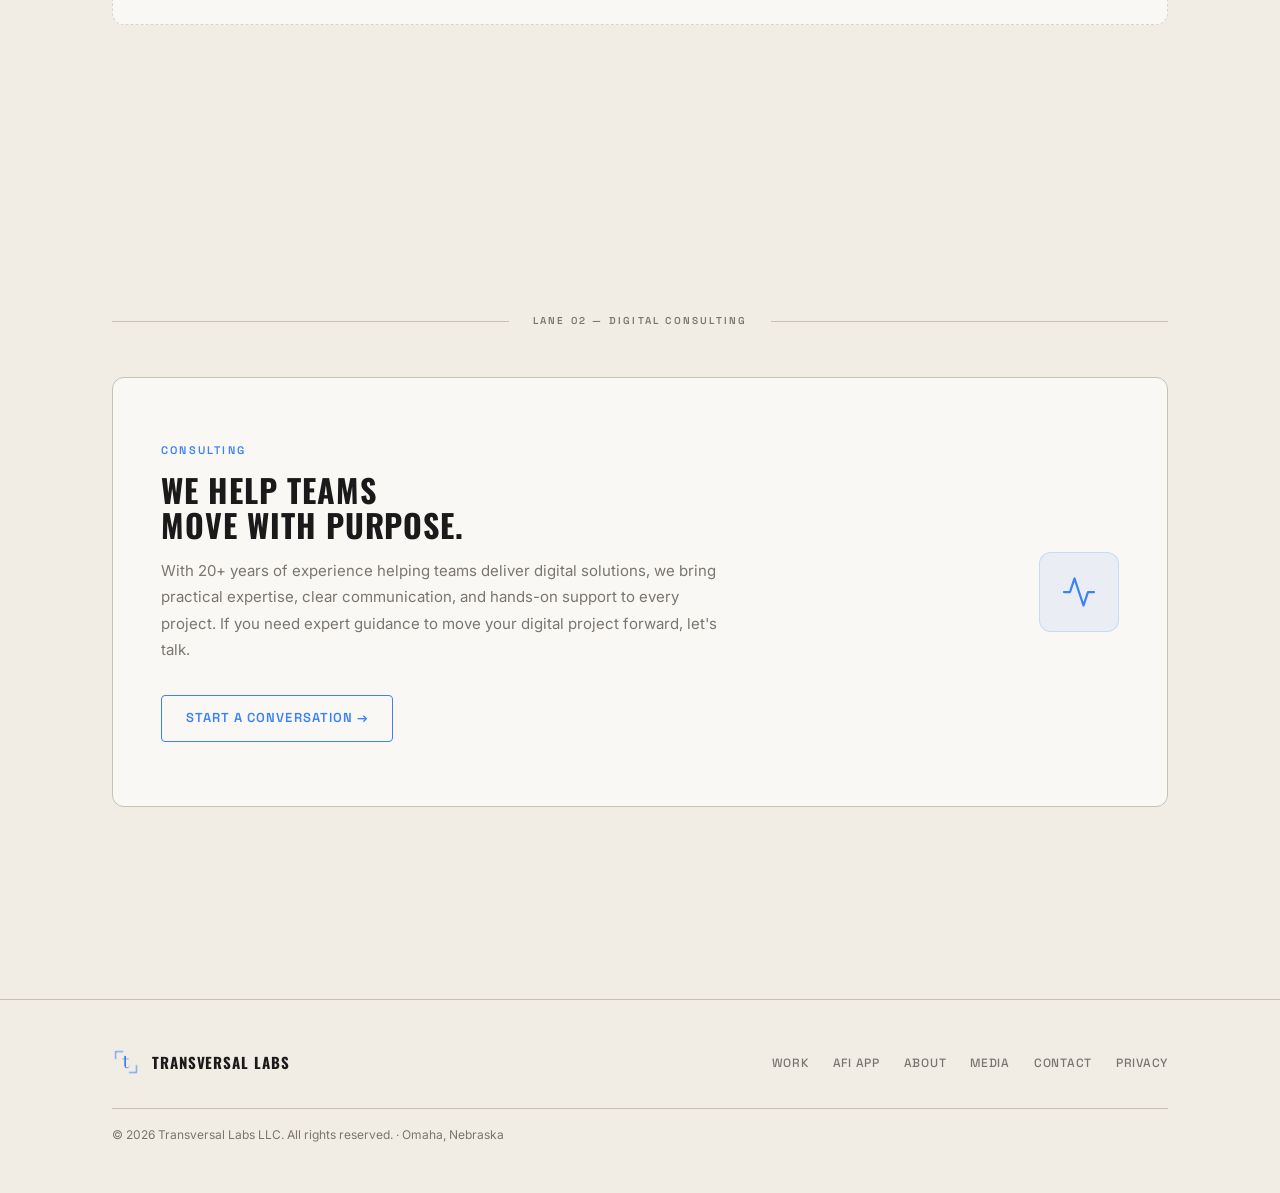
<file: work.html>
<!DOCTYPE html>
<html lang="en">
<head>
  <meta charset="UTF-8" />
  <meta name="viewport" content="width=device-width, initial-scale=1.0" />
  <meta name="description" content="Our work — mobile apps and digital consulting from Transversal Labs." />
  <title>Transversal Labs — Work</title>
  <link rel="stylesheet" href="styles.css" />
  <style>

    /* ── Page hero ── */
    .page-hero {
      padding-top: calc(var(--nav-height) + var(--space-9));
      padding-bottom: var(--space-8);
      position: relative;
      overflow: hidden;
    }

    .page-hero::before {
      content: '';
      position: absolute;
      inset: 0;
      background-image:
        linear-gradient(rgba(59,130,246,0.03) 1px, transparent 1px),
        linear-gradient(90deg, rgba(59,130,246,0.03) 1px, transparent 1px);
      background-size: 48px 48px;
      pointer-events: none;
    }

    .page-hero::after {
      content: '';
      position: absolute;
      top: 0;
      left: -10%;
      width: 500px;
      height: 500px;
      background: radial-gradient(circle, rgba(59,130,246,0.06) 0%, transparent 70%);
      pointer-events: none;
    }

    .page-hero__inner {
      position: relative;
      z-index: 1;
      max-width: 680px;
    }

    .page-hero__body {
      font-size: clamp(15px, 1.8vw, 18px);
      color: var(--color-text-secondary);
      line-height: 1.75;
      margin-top: var(--space-5);
      max-width: 560px;
    }

    /* ── Lane divider ── */
    .lane-divider {
      display: flex;
      align-items: center;
      gap: var(--space-5);
      margin: var(--space-9) 0 var(--space-7);
    }

    .lane-divider__line {
      flex: 1;
      height: 1px;
      background: var(--color-border);
    }

    .lane-divider__label {
      font-family: var(--font-ui);
      font-size: 10px;
      font-weight: 600;
      letter-spacing: 0.22em;
      text-transform: uppercase;
      color: var(--color-text-muted);
      white-space: nowrap;
    }

    /* ── App card — featured ── */
    .app-card {
      background: var(--color-bg-card);
      border: 1px solid var(--color-border);
      border-radius: var(--radius-lg);
      overflow: hidden;
      display: grid;
      grid-template-columns: 1fr 380px;
      transition: border-color var(--transition);
    }

    .app-card:hover {
      border-color: rgba(59,130,246,0.3);
    }

    .app-card__content {
      padding: var(--space-8) var(--space-7);
      display: flex;
      flex-direction: column;
      justify-content: center;
    }

    .app-card__tags {
      display: flex;
      gap: var(--space-2);
      flex-wrap: wrap;
      margin-bottom: var(--space-5);
    }

    .app-card__title {
      font-family: var(--font-display);
      font-size: clamp(24px, 3vw, 36px);
      font-weight: 700;
      letter-spacing: 0.03em;
      text-transform: uppercase;
      color: var(--color-text-primary);
      line-height: 1.1;
      margin-bottom: var(--space-4);
    }

    .app-card__body {
      font-size: 15px;
      color: var(--color-text-muted);
      line-height: 1.75;
      margin-bottom: var(--space-6);
      max-width: 480px;
    }

    .app-card__actions {
      display: flex;
      gap: var(--space-3);
      flex-wrap: wrap;
    }

    /* App visual panel */
    .app-card__visual {
      background: linear-gradient(145deg, #111827 0%, #0B0D11 100%);
      border-left: 1px solid var(--color-border);
      display: flex;
      align-items: center;
      justify-content: center;
      padding: var(--space-7);
      position: relative;
      overflow: hidden;
      min-height: 380px;
    }

    .app-card__visual::before {
      content: '';
      position: absolute;
      bottom: -60px;
      right: -60px;
      width: 280px;
      height: 280px;
      background: radial-gradient(circle, rgba(59,130,246,0.1) 0%, transparent 70%);
    }

    /* Phone mockup */
    .phone-mock {
      width: 150px;
      height: 265px;
      background: #1A1E28;
      border-radius: 22px;
      border: 2px solid var(--color-border-light);
      position: relative;
      display: flex;
      flex-direction: column;
      overflow: hidden;
      box-shadow: 0 24px 48px rgba(0,0,0,0.5), 0 0 0 1px rgba(255,255,255,0.04);
      z-index: 1;
    }

    .phone-mock__notch {
      width: 52px;
      height: 5px;
      background: var(--color-border-light);
      border-radius: 3px;
      margin: 10px auto 0;
    }

    .phone-mock__screen {
      flex: 1;
      padding: 12px 10px;
      display: flex;
      flex-direction: column;
      gap: 7px;
    }

    .phone-mock__bar {
      height: 7px;
      background: var(--color-border-light);
      border-radius: 4px;
    }

    .phone-mock__bar--accent { background: rgba(59,130,246,0.5); width: 75%; }
    .phone-mock__bar--short  { width: 50%; }

    .phone-mock__card {
      background: var(--color-border);
      border-radius: 7px;
      height: 44px;
      margin-top: 3px;
      display: flex;
      align-items: center;
      padding: 0 8px;
      gap: 7px;
    }

    .phone-mock__dot {
      width: 22px;
      height: 22px;
      border-radius: 5px;
      background: var(--color-accent-ghost);
      flex-shrink: 0;
    }

    .phone-mock__lines {
      display: flex;
      flex-direction: column;
      gap: 4px;
      flex: 1;
    }

    .phone-mock__line {
      height: 4px;
      background: var(--color-border-light);
      border-radius: 3px;
    }

    .phone-mock__line--short { width: 55%; }

    /* ── Coming soon strip ── */
    .coming-soon {
      margin-top: var(--space-5);
      background: var(--color-bg-card);
      border: 1px dashed var(--color-border-light);
      border-radius: var(--radius-lg);
      padding: var(--space-6) var(--space-7);
      display: flex;
      align-items: center;
      gap: var(--space-5);
    }

    .coming-soon__icon {
      width: 44px;
      height: 44px;
      background: var(--color-accent-ghost);
      border-radius: var(--radius-md);
      display: flex;
      align-items: center;
      justify-content: center;
      flex-shrink: 0;
    }

    .coming-soon__title {
      font-family: var(--font-display);
      font-size: 16px;
      font-weight: 600;
      letter-spacing: 0.05em;
      text-transform: uppercase;
      color: var(--color-text-primary);
      margin-bottom: var(--space-1);
    }

    .coming-soon__body {
      font-size: 13px;
      color: var(--color-text-muted);
      line-height: 1.6;
    }

    /* ── Consulting block ── */
    .consulting-block {
      background: var(--color-bg-card);
      border: 1px solid var(--color-border);
      border-radius: var(--radius-lg);
      padding: var(--space-8) var(--space-7);
      display: grid;
      grid-template-columns: 1fr auto;
      gap: var(--space-6);
      align-items: center;
    }

    .consulting-block__title {
      font-family: var(--font-display);
      font-size: clamp(22px, 3vw, 32px);
      font-weight: 700;
      letter-spacing: 0.03em;
      text-transform: uppercase;
      color: var(--color-text-primary);
      margin-bottom: var(--space-4);
    }

    .consulting-block__body {
      font-size: 15px;
      color: var(--color-text-muted);
      line-height: 1.75;
      max-width: 560px;
    }

    @media (max-width: 860px) {
      .app-card { grid-template-columns: 1fr; }
      .app-card__visual { min-height: 200px; border-left: none; border-top: 1px solid var(--color-border); }
      .consulting-block { grid-template-columns: 1fr; }
      .coming-soon { flex-direction: column; align-items: flex-start; }
    }
  </style>
</head>
<body>

  <!-- ── Navigation ── -->
  <nav class="nav">
    <div class="nav__inner">
      <a href="index.html" class="nav__logo">
        <img src="images/TL-logo-transparent.png" alt="Transversal Labs" class="nav__logo-img" />
        <div class="nav__logo-text">
          <span class="nav__logo-name">Transversal Labs</span>
          <span class="nav__logo-sub">Digital Products &amp; Consulting</span>
        </div>
      </a>
      <ul class="nav__links" id="nav-links">
        <li><a href="index.html" class="nav__link">Home</a></li>
        <li><a href="work.html" class="nav__link active">Work</a></li>
        <li><a href="afi.html" class="nav__link">AFI App</a></li>
        <li><a href="about.html" class="nav__link">About</a></li>
        <li><a href="media.html" class="nav__link">Media</a></li>
        <li><a href="contact.html" class="nav__link nav__cta">Contact</a></li>
      </ul>
      <button class="nav__toggle" id="nav-toggle" aria-label="Toggle menu">
        <span></span><span></span><span></span>
      </button>
    </div>
  </nav>

  <!-- ── Page Hero ── -->
  <div class="page-hero">
    <div class="container">
      <div class="page-hero__inner">
        <span class="eyebrow">What We Build</span>
        <h1>Two Lanes.<br>One Standard.</h1>
        <p class="page-hero__body">We build mobile apps and we help organizations with their digital projects. The work looks different depending on which lane we're in — but the bar doesn't move.</p>
      </div>
    </div>
  </div>

  <!-- ── Apps Lane ── -->
  <section class="section">
    <div class="container">

      <div class="lane-divider">
        <div class="lane-divider__line"></div>
        <span class="lane-divider__label">Lane 01 — Mobile Applications</span>
        <div class="lane-divider__line"></div>
      </div>

      <span class="eyebrow">Apps</span>
      <h2>Built to Be Used.<br>Designed to Be Enjoyed.</h2>
      <p style="max-width:560px; margin-top: var(--space-4); font-size:15px; color: var(--color-text-muted); line-height:1.75;">We build apps that earn their place on someone's phone. They have to perform and feel good to use.</p>

      <!-- AFI App Feature Card -->
      <div class="app-card" style="margin-top: var(--space-7);">
        <div class="app-card__content">
          <div class="app-card__tags">
            <span class="tag tag--accent">iOS App</span>
            <span class="tag">Available for iOS; Coming Soon for Android</span>
            <span class="tag">Collectibles</span>
          </div>
          <h2 class="app-card__title">Action Figure<br>Inventory App</h2>
          <p class="app-card__body">Built for collectors by a collector. Inventory your collection, track financial data, check eBay prices and much more. Simple to use, genuinely useful, a LOT of fun. Android version now under development</p>
          <div class="app-card__actions">
            <a href="afi.html" class="btn btn--primary">Learn More →</a>
          </div>
        </div>
        <div class="app-card__visual">
          <img
            src="images/afi-screenshot.png"
            alt="Action Figure Inventory App screenshot"
            style="
              height: 320px;
              width: auto;
              border-radius: 20px;
              box-shadow: 0 24px 48px rgba(0,0,0,0.5), 0 0 0 1px rgba(255,255,255,0.06);
              position: relative;
              z-index: 1;
            "
          />
        </div>
      </div>

      <!-- More coming -->
      <div class="coming-soon">
        <div class="coming-soon__icon">
          <svg width="20" height="20" viewBox="0 0 24 24" fill="none" stroke="#3B82F6" stroke-width="2" stroke-linecap="round" stroke-linejoin="round">
            <circle cx="12" cy="12" r="10"/>
            <polyline points="12 6 12 12 16 14"/>
          </svg>
        </div>
        <div>
          <p class="coming-soon__title">More Apps in the Works</p>
          <p class="coming-soon__body">We're already thinking about what's next. Do you have an idea or a problem to solve? We'd love to talk with you.</p>
        </div>
        <a href="contact.html" class="btn btn--ghost" style="flex-shrink:0;">Say Hello →</a>
      </div>

    </div>
  </section>

  <!-- ── Consulting Lane ── -->
  <section class="section">
    <div class="container">

      <div class="lane-divider">
        <div class="lane-divider__line"></div>
        <span class="lane-divider__label">Lane 02 — Digital Consulting</span>
        <div class="lane-divider__line"></div>
      </div>

      <div class="consulting-block">
        <div>
          <span class="eyebrow">Consulting</span>
          <h2 class="consulting-block__title">We Help Teams<br>Move with Purpose.</h2>
          <p class="consulting-block__body">With 20+ years of experience helping teams deliver digital solutions, we bring practical expertise, clear communication, and hands-on support to every project. If you need expert guidance to move your digital project forward, let's talk.</p>
          <a href="contact.html" class="btn btn--outline" style="margin-top: var(--space-6);">Start a Conversation →</a>
        </div>
        <div style="flex-shrink:0;">
          <div style="width:80px; height:80px; background: var(--color-accent-ghost); border-radius: var(--radius-lg); border: 1px solid rgba(59,130,246,0.2); display:flex; align-items:center; justify-content:center;">
            <svg width="36" height="36" viewBox="0 0 24 24" fill="none" stroke="#3B82F6" stroke-width="1.5" stroke-linecap="round" stroke-linejoin="round">
              <polyline points="22 12 18 12 15 21 9 3 6 12 2 12"/>
            </svg>
          </div>
        </div>
      </div>

    </div>
  </section>

  <!-- ── Footer ── -->
  <footer class="footer">
    <div class="container">
      <div class="footer__inner">
        <div class="footer__logo">
          <img src="images/TL-logo-transparent.png" alt="Transversal Labs" style="width:28px; height:28px;" />
          <span class="footer__name">Transversal Labs</span>
        </div>
        <ul class="footer__links">
          <li><a href="work.html" class="footer__link">Work</a></li>
          <li><a href="afi.html" class="footer__link">AFI App</a></li>
          <li><a href="about.html" class="footer__link">About</a></li>
          <li><a href="media.html" class="footer__link">Media</a></li>
          <li><a href="contact.html" class="footer__link">Contact</a></li>
          <li><a href="privacy.html" Class="footer__link">Privacy</a></li>
        </ul>
        <p class="footer__copy">© 2026 Transversal Labs LLC. All rights reserved. · Omaha, Nebraska</p>
      </div>
    </div>
  </footer>

  <script>
    const toggle = document.getElementById('nav-toggle');
    const links  = document.getElementById('nav-links');
    toggle.addEventListener('click', () => links.classList.toggle('open'));
  </script>

</body>
</html>
</file>
<file: styles.css>
/* ============================================================
   TRANSVERSAL LABS — Global Stylesheet
   Brand System v1.0
   ============================================================ */

/* ── Google Fonts ── */
@import url('https://fonts.googleapis.com/css2?family=Oswald:wght@400;500;600;700&family=Inter:ital,wght@0,300;0,400;0,500;0,600;1,300;1,400&family=Space+Grotesk:wght@400;500;600;700&display=swap');

/* ── Reset ── */
*, *::before, *::after {
  box-sizing: border-box;
  margin: 0;
  padding: 0;
}

/* ── Design Tokens ── */
:root {
  /* Colors */
  --color-bg-primary:    #F2EDE4;
  --color-bg-secondary:  #E8E1D6;
  --color-bg-card:       #FAF8F4;
  --color-border:        #C8C0B2;
  --color-border-light:  #D9D4CA;

  --color-accent:        #3B82F6;
  --color-accent-dark:   #2563EB;
  --color-accent-ghost:  rgba(59, 130, 246, 0.08);
  --color-accent-glow:   rgba(59, 130, 246, 0.15);

  --color-text-primary:  #1A1A1A;
  --color-text-secondary:#3D3D3D;
  --color-text-muted:    #7A7570;
  --color-text-faint:    #A09890;

  /* Typography */
  --font-display: 'Oswald', sans-serif;
  --font-body:    'Inter', sans-serif;
  --font-ui:      'Space Grotesk', sans-serif;

  /* Spacing scale */
  --space-1:  4px;
  --space-2:  8px;
  --space-3:  12px;
  --space-4:  16px;
  --space-5:  24px;
  --space-6:  32px;
  --space-7:  48px;
  --space-8:  64px;
  --space-9:  96px;
  --space-10: 128px;

  /* Layout */
  --max-width: 1120px;
  --nav-height: 68px;

  /* Radius */
  --radius-sm: 4px;
  --radius-md: 8px;
  --radius-lg: 12px;

  /* Transitions */
  --transition: 0.2s ease;
}

/* ── Base ── */
html {
  scroll-behavior: smooth;
  -webkit-font-smoothing: antialiased;
}

body {
  background-color: var(--color-bg-primary);
  color: var(--color-text-primary);
  font-family: var(--font-body);
  font-size: 16px;
  line-height: 1.6;
  min-height: 100vh;
}

img { max-width: 100%; display: block; }
a { color: inherit; text-decoration: none; }
ul { list-style: none; }

/* ── Layout ── */
.container {
  width: 100%;
  max-width: var(--max-width);
  margin: 0 auto;
  padding: 0 var(--space-6);
}

.section {
  padding: var(--space-9) 0;
}

.section--sm {
  padding: var(--space-7) 0;
}

/* ── Navigation ── */
.nav {
  position: fixed;
  top: 0;
  left: 0;
  right: 0;
  height: var(--nav-height);
  background: rgba(11, 13, 17, 0.92);
  backdrop-filter: blur(12px);
  -webkit-backdrop-filter: blur(12px);
  border-bottom: 1px solid var(--color-border);
  z-index: 100;
  display: flex;
  align-items: center;
}

.nav__inner {
  display: flex;
  align-items: center;
  justify-content: space-between;
  width: 100%;
  max-width: var(--max-width);
  margin: 0 auto;
  padding: 0 var(--space-6);
}

/* Logo mark + wordmark */
.nav__logo {
  display: flex;
  align-items: center;
  gap: var(--space-3);
  text-decoration: none;
}

.nav__logo-img {
  width: 40px;
  height: 40px;
  display: block;
  flex-shrink: 0;
}

.nav__logo-mark svg {
  display: block;
}

.nav__logo-text {
  display: flex;
  flex-direction: column;
  line-height: 1;
}

.nav__logo-name {
  font-family: var(--font-display);
  font-size: 17px;
  font-weight: 700;
  letter-spacing: 0.06em;
  text-transform: uppercase;
  color: #F8FAFC;
}

.nav__logo-sub {
  font-family: var(--font-body);
  font-size: 9px;
  font-weight: 400;
  letter-spacing: 0.2em;
  text-transform: uppercase;
  color: #9CA3AF;
  margin-top: 4px;
}

.nav__link {
  font-family: var(--font-ui);
  font-size: 13px;
  font-weight: 500;
  letter-spacing: 0.06em;
  color: #9CA3AF;          /* medium gray — readable on dark nav */
  text-transform: uppercase;
  transition: color var(--transition);
  position: relative;
}

.nav__link:hover,
.nav__link.active {
  color: #F8FAFC;          /* near-white — clear active/hover state on dark nav */
}

.nav__cta {
  font-family: var(--font-ui);
  font-size: 12px;
  font-weight: 600;
  letter-spacing: 0.08em;
  text-transform: uppercase;
  color: var(--color-bg-primary);
  background: var(--color-accent);
  padding: 8px 18px;
  border-radius: var(--radius-sm);
  transition: background var(--transition), transform var(--transition);
}

.nav__cta:hover {
  background: var(--color-accent-dark);
  transform: translateY(-1px);
}

/* Mobile nav toggle */
.nav__toggle {
  display: none;
  flex-direction: column;
  gap: 5px;
  cursor: pointer;
  padding: var(--space-2);
  background: none;
  border: none;
}

.nav__toggle span {
  display: block;
  width: 22px;
  height: 2px;
  background: var(--color-text-primary);
  border-radius: 2px;
  transition: var(--transition);
}

/* ── Typography ── */
.eyebrow {
  font-family: var(--font-ui);
  font-size: 11px;
  font-weight: 600;
  letter-spacing: 0.2em;
  text-transform: uppercase;
  color: var(--color-accent);
  display: block;
  margin-bottom: var(--space-3);
}

h1, .h1 {
  font-family: var(--font-display);
  font-size: clamp(42px, 6vw, 72px);
  font-weight: 700;
  letter-spacing: 0.03em;
  text-transform: uppercase;
  line-height: 1.05;
  color: var(--color-text-primary);
}

h2, .h2 {
  font-family: var(--font-display);
  font-size: clamp(28px, 4vw, 44px);
  font-weight: 700;
  letter-spacing: 0.03em;
  text-transform: uppercase;
  line-height: 1.1;
  color: var(--color-text-primary);
}

h3, .h3 {
  font-family: var(--font-display);
  font-size: clamp(20px, 2.5vw, 26px);
  font-weight: 600;
  letter-spacing: 0.04em;
  text-transform: uppercase;
  color: var(--color-text-primary);
}

.tagline {
  font-family: var(--font-body);
  font-size: clamp(16px, 2vw, 20px);
  font-style: italic;
  font-weight: 300;
  color: var(--color-text-secondary);
  line-height: 1.55;
}

p {
  font-family: var(--font-body);
  font-size: 15px;
  color: var(--color-text-secondary);
  line-height: 1.7;
}

.text-muted { color: var(--color-text-muted); }
.text-accent { color: var(--color-accent); }

/* ── Buttons ── */
.btn {
  display: inline-flex;
  align-items: center;
  gap: var(--space-2);
  font-family: var(--font-ui);
  font-size: 13px;
  font-weight: 600;
  letter-spacing: 0.08em;
  text-transform: uppercase;
  padding: 12px 24px;
  border-radius: var(--radius-sm);
  border: none;
  cursor: pointer;
  transition: background var(--transition), transform var(--transition), box-shadow var(--transition);
  text-decoration: none;
}

.btn--primary {
  background: var(--color-accent);
  color: var(--color-bg-primary);
}

.btn--primary:hover {
  background: var(--color-accent-dark);
  transform: translateY(-2px);
  box-shadow: 0 8px 24px var(--color-accent-glow);
}

.btn--outline {
  background: transparent;
  color: var(--color-accent);
  border: 1.5px solid var(--color-accent);
}

.btn--outline:hover {
  background: var(--color-accent-ghost);
  transform: translateY(-2px);
}

.btn--ghost {
  background: var(--color-accent-ghost);
  color: var(--color-accent);
}

.btn--ghost:hover {
  background: rgba(59, 130, 246, 0.18);
  transform: translateY(-2px);
}

/* ── Cards ── */
.card {
  background: var(--color-bg-card);
  border: 1px solid var(--color-border);
  border-radius: var(--radius-lg);
  padding: var(--space-6);
  transition: border-color var(--transition), transform var(--transition);
}

.card:hover {
  border-color: var(--color-border-light);
  transform: translateY(-2px);
}

/* ── Divider ── */
.divider {
  border: none;
  border-top: 1px solid var(--color-border);
  margin: var(--space-7) 0;
}

/* ── Tags / Pills ── */
.tag {
  display: inline-block;
  font-family: var(--font-ui);
  font-size: 10px;
  font-weight: 500;
  letter-spacing: 0.1em;
  text-transform: uppercase;
  color: var(--color-text-secondary);
  border: 1px solid var(--color-border-light);
  padding: 4px 10px;
  border-radius: var(--radius-sm);
}

.tag--accent {
  color: var(--color-accent);
  border-color: rgba(59, 130, 246, 0.3);
  background: var(--color-accent-ghost);
}

/* ── Section header ── */
.section-header {
  margin-bottom: var(--space-8);
}

.section-header p {
  max-width: 560px;
  margin-top: var(--space-4);
}

/* ── Footer ── */
.footer {
  border-top: 1px solid var(--color-border);
  padding: var(--space-7) 0;
  margin-top: var(--space-9);
}

.footer__inner {
  display: flex;
  align-items: center;
  justify-content: space-between;
  flex-wrap: wrap;
  gap: var(--space-4);
}

.footer__logo {
  display: flex;
  align-items: center;
  gap: var(--space-3);
}

.footer__name {
  font-family: var(--font-display);
  font-size: 15px;
  font-weight: 700;
  letter-spacing: 0.06em;
  text-transform: uppercase;
  color: var(--color-text-primary);
}

.footer__links {
  display: flex;
  gap: var(--space-5);
}

.footer__link {
  font-family: var(--font-ui);
  font-size: 12px;
  font-weight: 500;
  letter-spacing: 0.06em;
  text-transform: uppercase;
  color: var(--color-text-muted);
  transition: color var(--transition);
}

.footer__link:hover {
  color: var(--color-text-primary);
}

.footer__copy {
  font-size: 12px;
  color: var(--color-text-muted);
  width: 100%;
  margin-top: var(--space-4);
  padding-top: var(--space-4);
  border-top: 1px solid var(--color-border);
}

/* ── Logo SVG mark (reusable) ── */
.logo-mark { display: block; flex-shrink: 0; }

/* ── Utility ── */
.flex        { display: flex; }
.flex-center { display: flex; align-items: center; justify-content: center; }
.gap-2       { gap: var(--space-2); }
.gap-3       { gap: var(--space-3); }
.gap-4       { gap: var(--space-4); }
.gap-5       { gap: var(--space-5); }
.mt-4        { margin-top: var(--space-4); }
.mt-5        { margin-top: var(--space-5); }
.mt-6        { margin-top: var(--space-6); }
.mt-7        { margin-top: var(--space-7); }

/* Nav links */
.nav__links {
  display: flex;
  align-items: center;
  gap: var(--space-6);
}

/* ── Responsive ── */
@media (max-width: 768px) {
  .nav__links { display: none; }
  .nav__links.open {
    display: flex;
    flex-direction: column;
    position: absolute;
    top: var(--nav-height);
    left: 0;
    right: 0;
    background: #0B0D11;
    border-bottom: 1px solid #2A3040;
    padding: var(--space-5) var(--space-6);
    gap: var(--space-5);
  }
  .nav__toggle { display: flex; }
  .nav__cta { display: none; }
  .container { padding: 0 var(--space-5); }
  .section { padding: var(--space-7) 0; }
  .footer__inner { flex-direction: column; align-items: flex-start; }
}
</file>
